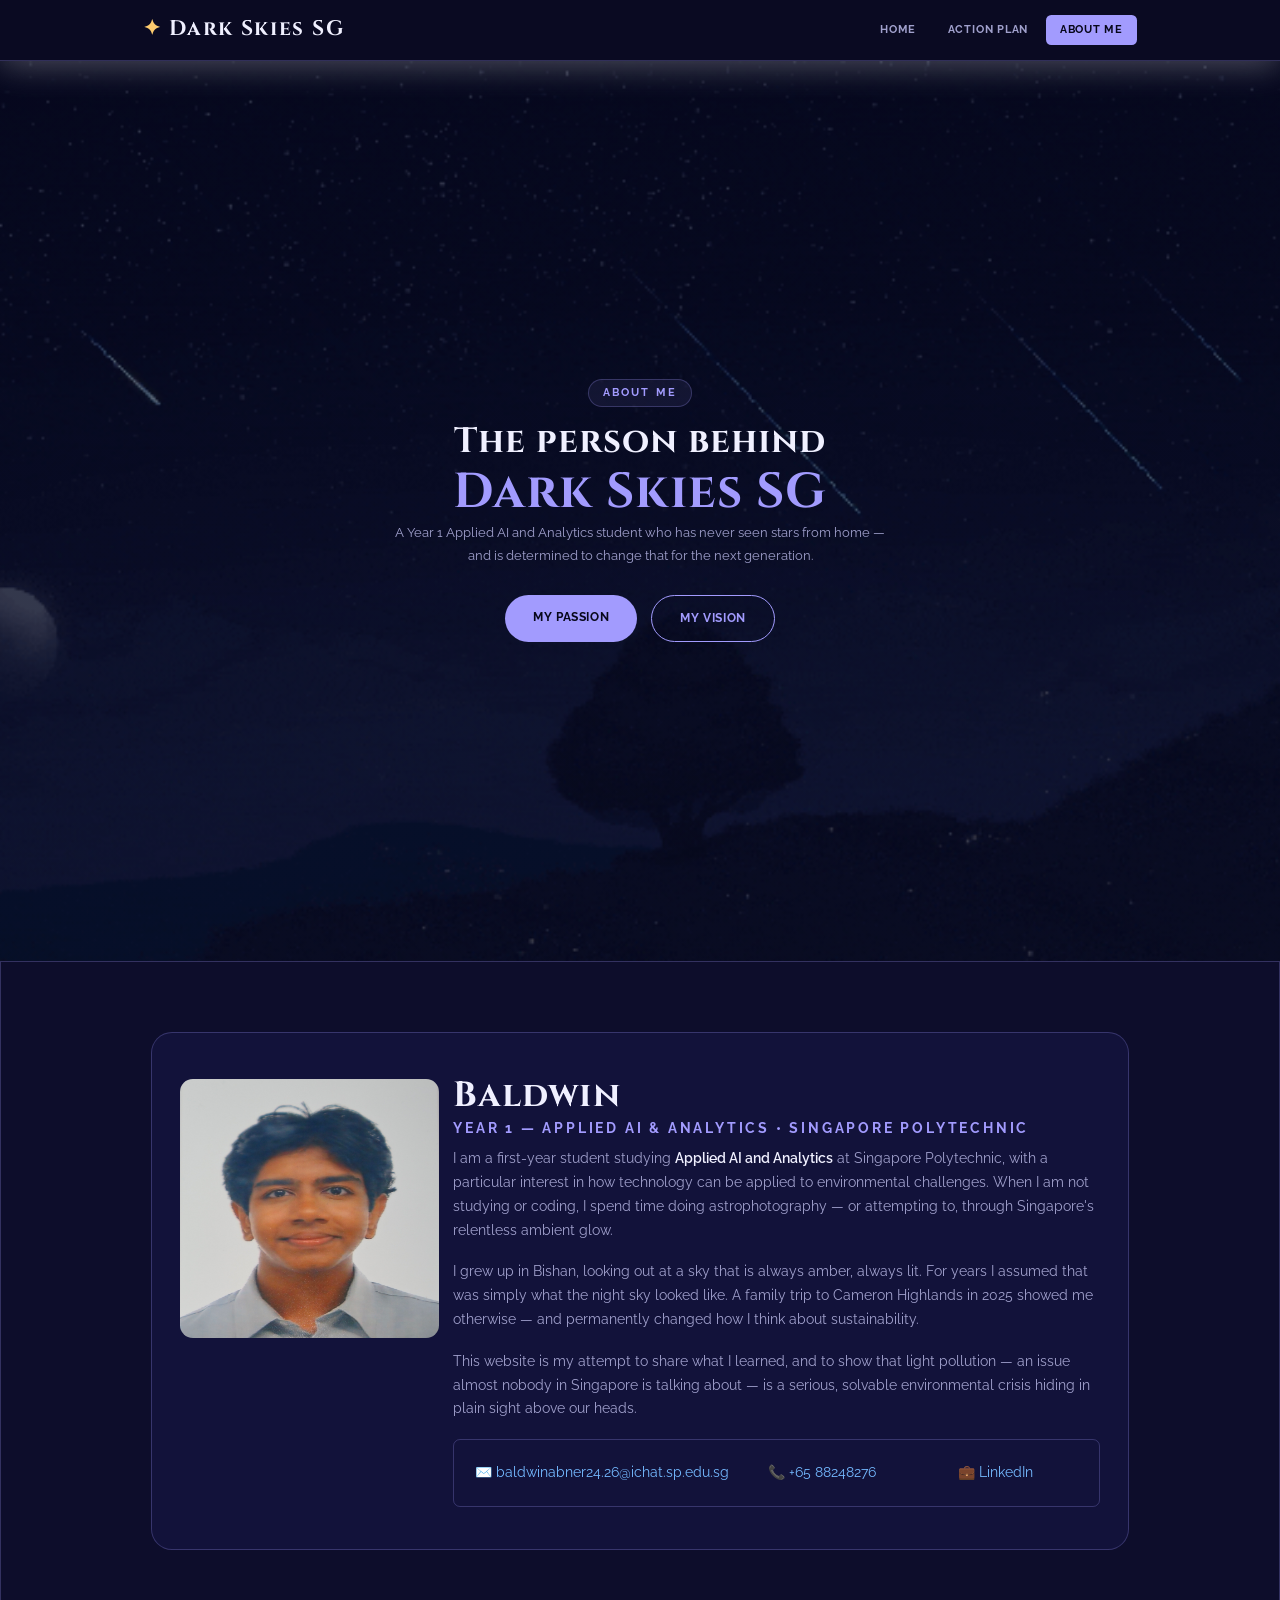
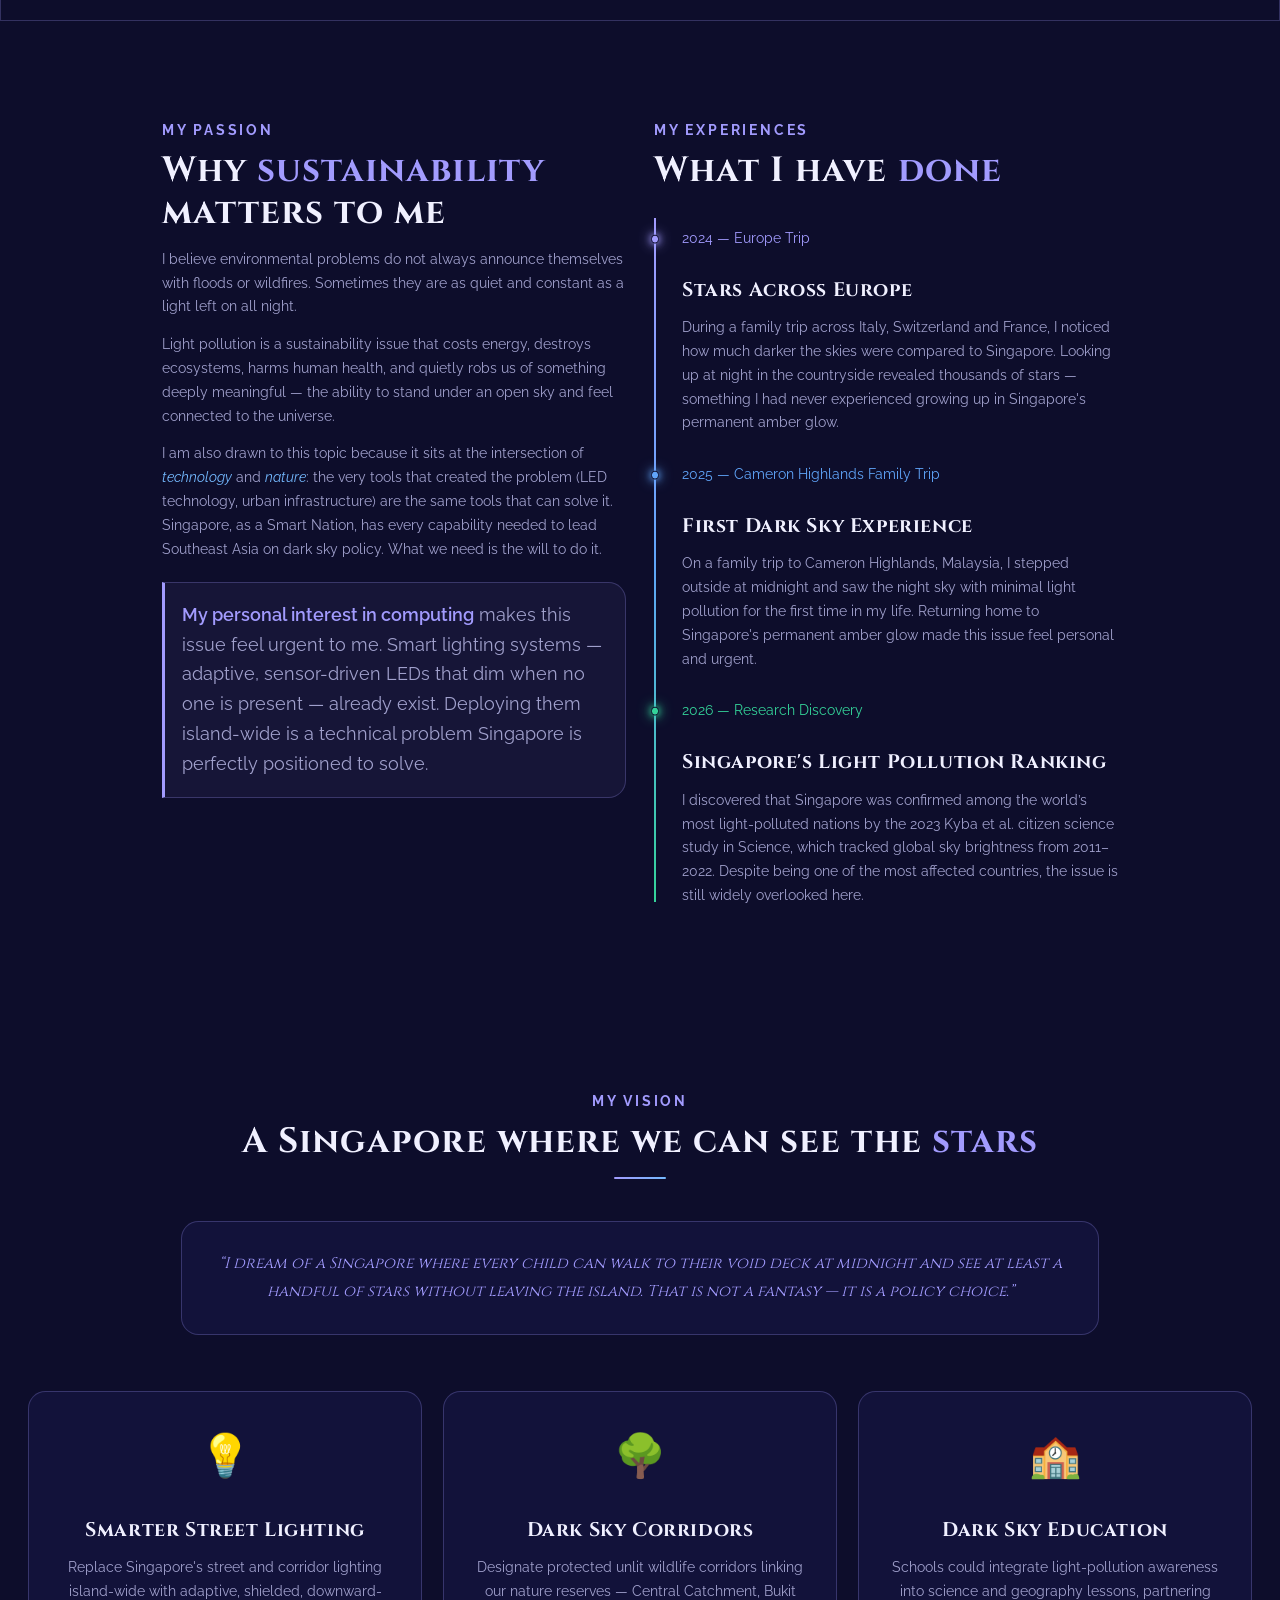
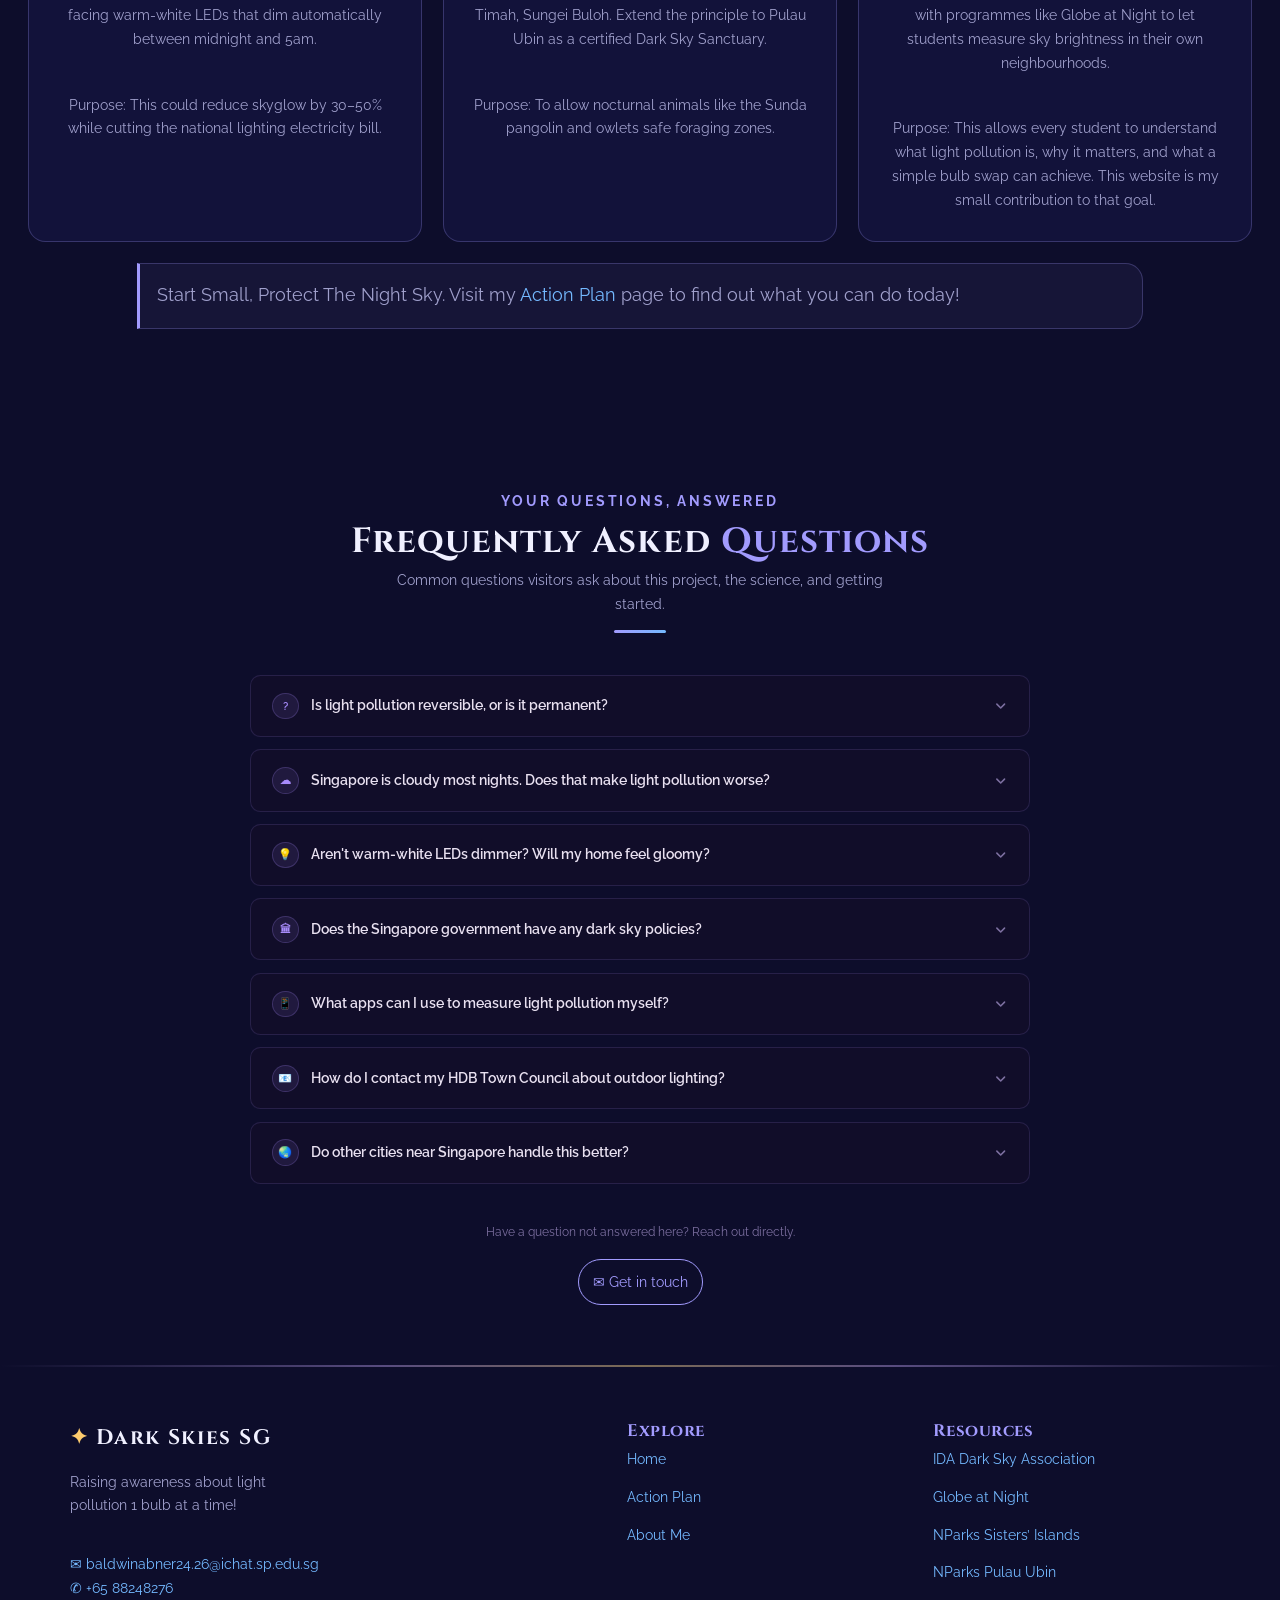
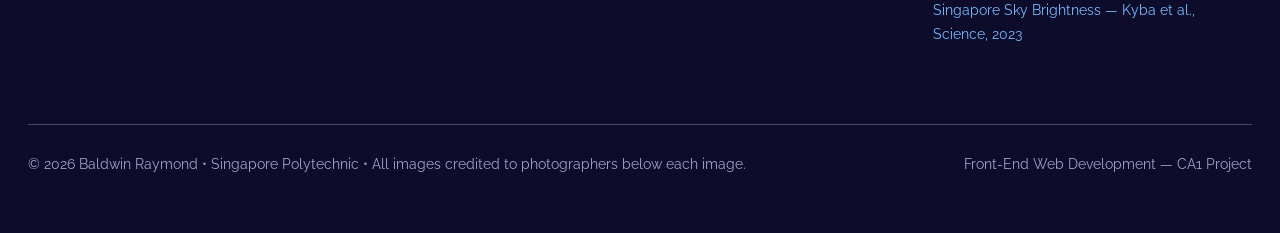
<file: about.html>
<!DOCTYPE html>
<!-- =====================================================================
     about.html — Dark Skies SG (ABOUT ME PAGE)
     ---------------------------------------------------------------------
     Purpose : Personal page introducing the author. Includes profile card,
               "passion + experiences" two-column section, vision section,
               and an FAQ built with native HTML <details>/<summary>.
     ===================================================================== -->
<html lang="en">
<head>
    <!-- Standard meta -->
    <meta charset="UTF-8">
    <meta name="viewport" content="width=device-width, initial-scale=1.0">
    <meta name="description" content="Dark Skies SG - raising awareness about light pollution in Singapore.">

    <!-- Google Fonts -->
    <link rel="preconnect" href="https://fonts.googleapis.com">
    <link rel="preconnect" href="https://fonts.gstatic.com" crossorigin>
    <link href="https://fonts.googleapis.com/css2?family=Cinzel:wght@400;700&family=Raleway:wght@400;500;600;700&display=swap" rel="stylesheet">

    <!-- Stylesheets: global + page-specific -->
    <link rel="stylesheet" href="css/global.css">
    <link rel="stylesheet" href="css/about.css">

    <title>Dark Skies SG</title>
</head>

<body>
    <!-- =================================================================
         HEADER — "About Me" marked .active
         ================================================================= -->
    <header>
        <div>
            <a href="index.html" class="logo">Dark Skies SG</a>
            <nav>
                <ul>
                    <li><a href="index.html">Home</a></li>
                    <li><a href="action.html">Action Plan</a></li>
                    <li><a href="about.html" class="active">About Me</a></li>
                </ul>
            </nav>
        </div>
    </header>

    <main>
        <!-- =============================================================
             HERO BANNER — short intro about the author
             ============================================================= -->
        <section class="starry-night">
            <div>
                <span class="banner-label">About Me</span>
                <h1>The person behind<br><span>Dark Skies SG</span></h1>
                <p>
                    A Year 1 Applied AI and Analytics student who has never seen stars from home
                    &mdash; and is determined to change that for the next generation.
                </p>
                <!-- Page navigation buttons -->
                <div class="button-row">
                    <a href="#passion" class="btn-primary">My Passion</a>
                    <a href="#vision" class="btn-outline">My Vision</a>
                </div>
            </div>
        </section>

        <!-- =============================================================
             PROFILE CARD — Photo on the left, biographical text + socials
             on the right (two-column grid)
             ============================================================= -->
        <section class="profile">
            <div>
                <!-- Left column: profile picture -->
                <div>
                    <img class="pfp" src="images/about/pfp.jpeg" alt="Picture of Baldwin">
                </div>

                <!-- Right column: name, course tag, bio, socials -->
                <div class="profile-text">
                    <h2>Baldwin</h2>
                    <span class="section-tag">Year 1 &mdash; Applied AI &amp; Analytics &bull; Singapore Polytechnic</span>

                    <!-- Three short biographical paragraphs -->
                    <p class="profile-description">I am a first-year student studying <strong>Applied AI and Analytics</strong> at Singapore Polytechnic, with a particular interest in how technology can be applied to environmental challenges.
                        When I am not studying or coding, I spend time doing astrophotography &mdash; or attempting to, through Singapore&apos;s relentless ambient glow.
                    </p>
                    <p class="profile-description">I grew up in Bishan, looking out at a sky that is always amber, always lit. For years I assumed that was simply what the night sky looked like.
                        A family trip to Cameron Highlands in 2025 showed me otherwise &mdash; and permanently changed how I think about sustainability.
                    </p>
                    <p class="profile-description">
                        This website is my attempt to share what I learned, and to show that light pollution &mdash; an issue almost nobody in Singapore is talking about &mdash;
                        is a serious, solvable environmental crisis hiding in plain sight above our heads.
                    </p>

                    <!-- <address> is the semantically correct element for
                         contact info. Each link is a different contact method. -->
                    <address class="socials">
                        <div>
                            <a class="email" href="mailto:baldwinabner24.26@ichat.sp.edu.sg">&#x2709;&#xFE0F; baldwinabner24.26@ichat.sp.edu.sg</a>
                        </div>
                        <div>
                            <a class="tel" href="tel:+6588248276">&#x1F4DE; +65 88248276</a>
                        </div>
                        <div>
                            <a href="https://www.linkedin.com/in/baldwin-abner-6152092ba" target="_blank" rel="noopener">&#x1F4BC; LinkedIn</a>
                        </div>
                    </address>
                </div>
            </div>
        </section>

        <!-- =============================================================
             "MY PASSION + MY EXPERIENCES" — Two-column section
             Left  (#mypassion): why sustainability matters to the author
             Right (#exp): vertical timeline of personal experiences
             ============================================================= -->
        <section id="passion">
            <div>

                <!-- Left column: passion narrative -->
                <div id="mypassion">
                    <span class="section-tag">My Passion</span>
                    <h2>Why <span class="highlight">sustainability</span> matters to me</h2>
                    <p>I believe environmental problems do not always announce themselves with floods or wildfires.
                        Sometimes they are as quiet and constant as a light left on all night.</p>
                    <p>Light pollution is a sustainability issue that costs energy, destroys ecosystems, harms human health, and quietly robs us of something deeply meaningful
                        &mdash; the ability to stand under an open sky and feel connected to the universe.</p>
                    <p>I am also drawn to this topic because it sits at the intersection of <em>technology</em> and <em>nature</em>:
                        the very tools that created the problem (LED technology, urban infrastructure) are the same tools that can solve it.
                        Singapore, as a Smart Nation, has every capability needed to lead Southeast Asia on dark sky policy. What we need is the will to do it.</p>

                    <!-- Key insight pulled into a styled highlight box -->
                    <div class="highlight-box">
                        <strong class="text-violet">My personal interest in computing</strong> makes this issue feel urgent to me. Smart lighting systems &mdash; adaptive, sensor-driven LEDs that dim when no one is present &mdash; already exist.
                        Deploying them island-wide is a technical problem Singapore is perfectly positioned to solve.
                    </div>
                </div>

                <!-- Right column: experiences timeline (ordered list,
                     styled into a vertical timeline via CSS pseudo-elements) -->
                <div id="exp">
                    <span class="section-tag">My Experiences</span>
                    <h2>What I have <span class="highlight">done</span></h2>

                    <!-- Ordered list rendered as a vertical timeline.
                         Each <li> has a coloured dot drawn via .exp-year::before -->
                    <ol class="exp-timeline">

                        <!-- Experience 1: 2024 — Europe trip -->
                        <li class="exp-item">
                            <p class="exp-year">2024 &mdash; Europe Trip</p>
                            <h3>Stars Across Europe</h3>
                            <p>During a family trip across Italy, Switzerland and France, I noticed
                            how much darker the skies were compared to Singapore. Looking up at night
                            in the countryside revealed thousands of stars &mdash; something I had never
                            experienced growing up in Singapore's permanent amber glow.</p>
                        </li>

                        <!-- Experience 2: 2025 — Cameron Highlands (the pivotal moment) -->
                        <li class="exp-item">
                            <p class="exp-year">2025 &mdash; Cameron Highlands Family Trip</p>
                            <h3>First Dark Sky Experience</h3>
                            <p>On a family trip to Cameron Highlands, Malaysia, I stepped outside
                            at midnight and saw the night sky with minimal light pollution for the
                            first time in my life. Returning home to Singapore's permanent amber
                            glow made this issue feel personal and urgent.</p>
                        </li>

                        <!-- Experience 3: 2026 — research discovery -->
                        <li class="exp-item">
                            <p class="exp-year">2026 &mdash; Research Discovery</p>
                            <h3>Singapore's Light Pollution Ranking</h3>
                            <p>I discovered that Singapore was confirmed among the world&rsquo;s most light-polluted
                            nations by the 2023 Kyba et al. citizen science study in Science, which tracked global sky brightness from 2011&ndash;2022. Despite being one of the most affected
                            countries, the issue is still widely overlooked here.</p>
                        </li>
                        
                    </ol>
                </div>
            </div>
        </section>

        <!-- =============================================================
             MY VISION — Pull-quote followed by 3 vision-pillar cards
             ============================================================= -->
        <section id="vision">
            <div class="section-head">
                <span class="section-tag">My Vision</span>
                <h2>A Singapore where we can see the <span class="text-violet">stars</span></h2>
            </div>

            <!-- Highlighted personal quote in a styled blockquote -->
            <blockquote class="vision-quote">
                <p>&ldquo;I dream of a Singapore where every child can walk to their void deck at midnight and see at least a handful of stars without leaving the island. That is not a fantasy &mdash; it is a policy choice.&rdquo;</p>
            </blockquote>

            <!-- Three vision pillars: smart lighting / dark sky corridors / education -->
            <div id="vision-grid">

                <!-- Vision 1: Smart street lighting -->
                <div>
                    <!-- aria-hidden hides decorative emoji from screen readers -->
                    <p class="vision-logo" aria-hidden="true">&#x1F4A1;</p>
                    <h3>Smarter Street Lighting</h3>
                    <p>Replace Singapore's street and corridor lighting island-wide with adaptive, shielded,
                        downward-facing warm-white LEDs that dim automatically between midnight and 5am.
                    </p>
                    <p class="purpose">
                        Purpose: This could reduce skyglow by 30&ndash;50% while cutting the national lighting electricity bill.
                    </p>
                </div>

                <!-- Vision 2: Dark sky corridors / sanctuaries -->
                <div>
                    <p class="vision-logo" aria-hidden="true">&#x1F333;</p>
                    <h3>Dark Sky Corridors</h3>
                    <p>Designate protected unlit wildlife corridors linking our nature reserves &mdash;
                        Central Catchment, Bukit Timah, Sungei Buloh. Extend the principle to Pulau Ubin as a certified Dark Sky Sanctuary.
                    </p>
                    <p class="purpose">
                        Purpose: To allow nocturnal animals like the Sunda pangolin and owlets safe foraging zones.
                    </p>
                </div>

                <!-- Vision 3: Education -->
                <div>
                    <p class="vision-logo" aria-hidden="true">&#x1F3EB;</p>
                    <h3>Dark Sky Education</h3>
                    <p>Schools could integrate light-pollution awareness into science and geography lessons, partnering with programmes like Globe at Night to let students measure sky brightness in their own neighbourhoods.
                    </p>
                    <p class="purpose">
                        Purpose: This allows every student to understand what light pollution is, why it matters, and what a simple bulb swap can achieve.
                        This website is my small contribution to that goal.
                    </p>
                </div>
            </div>

            <!-- Closing CTA box linking back to the action plan -->
            <span class="highlight-box">Start Small, Protect The Night Sky. Visit my <a href="action.html">Action Plan</a> page to find out what you can do today!
            </span>
        </section>

        <!-- =============================================================
             FAQ SECTION — Native HTML accordion using <details>/<summary>
             ---------------------------------------------------------------
             No JavaScript needed: browsers handle the open/close behaviour
             automatically. The CSS rotates the chevron and changes colours
             when the [open] attribute is present.
             ============================================================= -->
        <section id="faq">
            <div class="section-head">
                <span class="section-tag">Your Questions, Answered</span>
                <h2>Frequently Asked <span class="highlight">Questions</span></h2>
                <p>Common questions visitors ask about this project, the science, and getting started.</p>
            </div>

            <div class="faq-list">

                <!-- FAQ item 1: Reversibility -->
                <details class="faq-item">
                    <summary>
                        <!-- Wrapper for the icon + question text on the left -->
                        <span class="faq-q-text">
                            <span class="faq-icon">?</span>
                            Is light pollution reversible, or is it permanent?
                        </span>
                        <!-- Chevron arrow on the right (rotates when open via CSS) -->
                        <svg class="faq-chevron" viewBox="0 0 20 20" fill="none" stroke="currentColor" stroke-width="2" stroke-linecap="round" stroke-linejoin="round">
                            <path d="M5 8l5 5 5-5"/>
                        </svg>
                    </summary>
                    <!-- Hidden answer body, revealed when <details> is open -->
                    <div class="faq-answer">
                        <p>Unlike most environmental damage, light pollution is <strong>almost entirely reversible the moment you switch a light off</strong>. There is no residue to clean up, no soil to remediate. Cities that have adopted shielded, downward-facing warm LEDs have reported measurably darker skies within weeks. The challenge is political and cultural, not scientific.</p>
                    </div>
                </details>

                <!-- FAQ item 2: Cloud cover effect -->
                <details class="faq-item">
                    <summary>
                        <span class="faq-q-text">
                            <!-- &#x2601; = ☁ cloud emoji -->
                            <span class="faq-icon">&#x2601;</span>
                            Singapore is cloudy most nights. Does that make light pollution worse?
                        </span>
                        <svg class="faq-chevron" viewBox="0 0 20 20" fill="none" stroke="currentColor" stroke-width="2" stroke-linecap="round" stroke-linejoin="round">
                            <path d="M5 8l5 5 5-5"/>
                        </svg>
                    </summary>
                    <div class="faq-answer">
                        <p>Yes, significantly. Cloud cover acts like a giant mirror, <strong>reflecting artificial light back down</strong> and amplifying skyglow. On an overcast night in Singapore, the sky can appear even brighter than on a clear night &mdash; the clouds trap and scatter the light upward from buildings and streets below. This is why our nights never truly go dark, even in a thunderstorm.</p>
                        <!-- Inline highlight box with extra "good news" insight -->
                        <div class="highlight-box">&#x2139;&#xFE0F; This also means reducing light output has an outsized positive effect here &mdash; less light in means far less reflected back.</div>
                    </div>
                </details>

                <!-- FAQ item 3: Warm-white brightness misconception -->
                <details class="faq-item">
                    <summary>
                        <span class="faq-q-text">
                            <!-- &#x1F4A1; = 💡 light bulb emoji -->
                            <span class="faq-icon">&#x1F4A1;</span>
                            Aren&apos;t warm-white LEDs dimmer? Will my home feel gloomy?
                        </span>
                        <svg class="faq-chevron" viewBox="0 0 20 20" fill="none" stroke="currentColor" stroke-width="2" stroke-linecap="round" stroke-linejoin="round">
                            <path d="M5 8l5 5 5-5"/>
                        </svg>
                    </summary>
                    <div class="faq-answer">
                        <p>Not at all. Brightness is measured in <strong>lumens</strong>, not colour temperature &mdash; a 2700&thinsp;K warm-white bulb can be just as bright as a 6500&thinsp;K cool-white one at the same wattage. The difference is the tone: warm white feels like candlelight or sunrise; cool white mimics midday daylight. Warm light is actually <strong>easier on the eyes indoors at night</strong> and signals to your brain that it is time to wind down.</p>
                    </div>
                </details>

                <!-- FAQ item 4: Government policy -->
                <details class="faq-item">
                    <summary>
                        <span class="faq-q-text">
                            <!-- &#x1F3DB; = 🏛 classical building emoji (government) -->
                            <span class="faq-icon">&#x1F3DB;</span>
                            Does the Singapore government have any dark sky policies?
                        </span>
                        <svg class="faq-chevron" viewBox="0 0 20 20" fill="none" stroke="currentColor" stroke-width="2" stroke-linecap="round" stroke-linejoin="round">
                            <path d="M5 8l5 5 5-5"/>
                        </svg>
                    </summary>
                    <div class="faq-answer">
                        <p>As of 2026, Singapore has <strong>no dedicated light pollution legislation</strong>. The BCA and NEA regulate energy efficiency and some outdoor lighting standards, but sky-facing glare and skyglow are not formally controlled. NParks has taken steps to reduce lighting in some nature reserves, but there is no national dark sky framework comparable to those in the UK, Czech Republic, or South Korea.</p>
                        <div class="highlight-box">&#x270D;&#xFE0F; This is exactly why citizen petitions &mdash; like the HDB Town Council letter in my action plan &mdash; matter. Policy follows public pressure.</div>
                    </div>
                </details>

                <!-- FAQ item 5: Citizen science apps -->
                <details class="faq-item">
                    <summary>
                        <span class="faq-q-text">
                            <!-- &#x1F4F1; = 📱 mobile phone emoji -->
                            <span class="faq-icon">&#x1F4F1;</span>
                            What apps can I use to measure light pollution myself?
                        </span>
                        <svg class="faq-chevron" viewBox="0 0 20 20" fill="none" stroke="currentColor" stroke-width="2" stroke-linecap="round" stroke-linejoin="round">
                            <path d="M5 8l5 5 5-5"/>
                        </svg>
                    </summary>
                    <div class="faq-answer">
                        <p><strong>Loss of the Night</strong> (Android &amp; iOS) turns your eyes into a calibrated sensor &mdash; it guides you to look at specific stars and records how many you can detect, producing a sky brightness reading. <strong>Globe at Night</strong> has a companion app for submitting star counts. For a map view, <a href="https://lightpollutionmap.info" target="_blank" rel="noopener">lightpollutionmap.info</a> overlays satellite-measured sky brightness globally and lets you zoom into any Singapore neighbourhood.</p>
                    </div>
                </details>

                <!-- FAQ item 6: Contacting Town Council -->
                <details class="faq-item">
                    <summary>
                        <span class="faq-q-text">
                            <!-- &#x1F4E7; = 📧 e-mail emoji -->
                            <span class="faq-icon">&#x1F4E7;</span>
                            How do I contact my HDB Town Council about outdoor lighting?
                        </span>
                        <svg class="faq-chevron" viewBox="0 0 20 20" fill="none" stroke="currentColor" stroke-width="2" stroke-linecap="round" stroke-linejoin="round">
                            <path d="M5 8l5 5 5-5"/>
                        </svg>
                    </summary>
                    <div class="faq-answer">
                        <p>Every HDB estate has a Town Council with a public feedback portal. Visit <a href="https://mynicehome.gov.sg" target="_blank">here</a> or your Town Council&apos;s own website and submit a request under the &ldquo;estate maintenance&rdquo; or &ldquo;lighting&rdquo; category. Requests backed by <strong>multiple residents signing the same letter</strong> carry significantly more weight. Be specific: cite the fixture location, suggest shielded replacements, and reference energy savings as a benefit to the TC&apos;s budget.</p>
                    </div>
                </details>

                <!-- FAQ item 7: Comparison with neighbouring countries -->
                <details class="faq-item">
                    <summary>
                        <span class="faq-q-text">
                            <!-- &#x1F30F; = 🌏 globe emoji -->
                            <span class="faq-icon">&#x1F30F;</span>
                            Do other cities near Singapore handle this better?
                        </span>
                        <svg class="faq-chevron" viewBox="0 0 20 20" fill="none" stroke="currentColor" stroke-width="2" stroke-linecap="round" stroke-linejoin="round">
                            <path d="M5 8l5 5 5-5"/>
                        </svg>
                    </summary>
                    <div class="faq-answer">
                        <p><strong>South Korea</strong> passed a Light Pollution Prevention Act in 2012, establishing national measurement standards and restricting upward-facing commercial signage after midnight. <strong>Taiwan</strong> has designated dark sky parks and restricts street lighting colour temperature near nature reserves. <strong>Hong Kong</strong>, similarly dense, has a voluntary Charter on External Lighting that has reduced some commercial glare. Singapore is among the most capable cities in the region to lead on this &mdash; it simply has not prioritised it yet.</p>
                    </div>
                </details>

            </div>

            <!-- FAQ closing block: "still have questions?" CTA -->
            <div class="faq-bottom">
                <p>Have a question not answered here? Reach out directly.</p>
                <a href="mailto:baldwinabner24.26@ichat.sp.edu.sg" class="btn-outline">&#x2709; Get in touch</a>
            </div>
        </section>
    </main>

    <!-- =================================================================
         FOOTER — Three columns: brand + contact / nav / references
         ================================================================= -->
    <footer>
        <div class="footer-grid">

            <!-- Column 1: Brand + contact details -->
            <div>
                <a class="logo" href="index.html">Dark Skies SG</a>
                <p>Raising awareness about light pollution 1 bulb at a time&excl;</p>
                <ul class="footer-socials">
                    <li><a href="mailto:baldwinabner24.26@ichat.sp.edu.sg">✉ baldwinabner24.26@ichat.sp.edu.sg</a></li>
                    <li><a href="tel:+6588248276">✆ +65 88248276</a></li>
                </ul>
            </div>

            <!-- Column 2: Internal navigation -->
            <div class="footer-col">
                <h4 class="text-violet">Explore</h4>
                <ul>
                    <li><a href="index.html">Home</a></li>
                    <li><a href="action.html">Action Plan</a></li>
                    <li><a href="about.html">About Me</a></li>
                </ul>
            </div>

            <!-- Column 3: External references / citations -->
            <div class="footer-col">
                <h4 class="text-violet">Resources</h4>
                <ul>
                    <li><a href="https://www.darksky.org" target="_blank" rel="noopener">IDA Dark Sky Association</a></li>
                    <li><a href="https://www.globeatnight.org" target="_blank" rel="noopener">Globe at Night</a></li>
                    <li><a href="https://www.nparks.gov.sg/visit/parks/park-detail/sisters-islands-marine-park" target="_blank" rel="noopener">NParks Sisters&rsquo; Islands</a></li>
                    <li><a href="https://pulau-ubin.nparks.gov.sg/" target="_blank" rel="noopener">NParks Pulau Ubin</a></li>
                    <li><a href="https://www.science.org/doi/10.1126/science.abq7781" target="_blank" rel="noopener">Singapore Sky Brightness &mdash; Kyba et al., Science, 2023</a></li>
                </ul>
            </div>
        </div>

        <hr>

        <p class="footer-bottom">
            &copy; 2026 Baldwin Raymond &bull; Singapore Polytechnic &bull; All images credited to photographers below each image.
            <span class="footer-credit">Front-End Web Development &mdash; CA1 Project</span>
        </p>
    </footer>
</body>

</html>
</file>
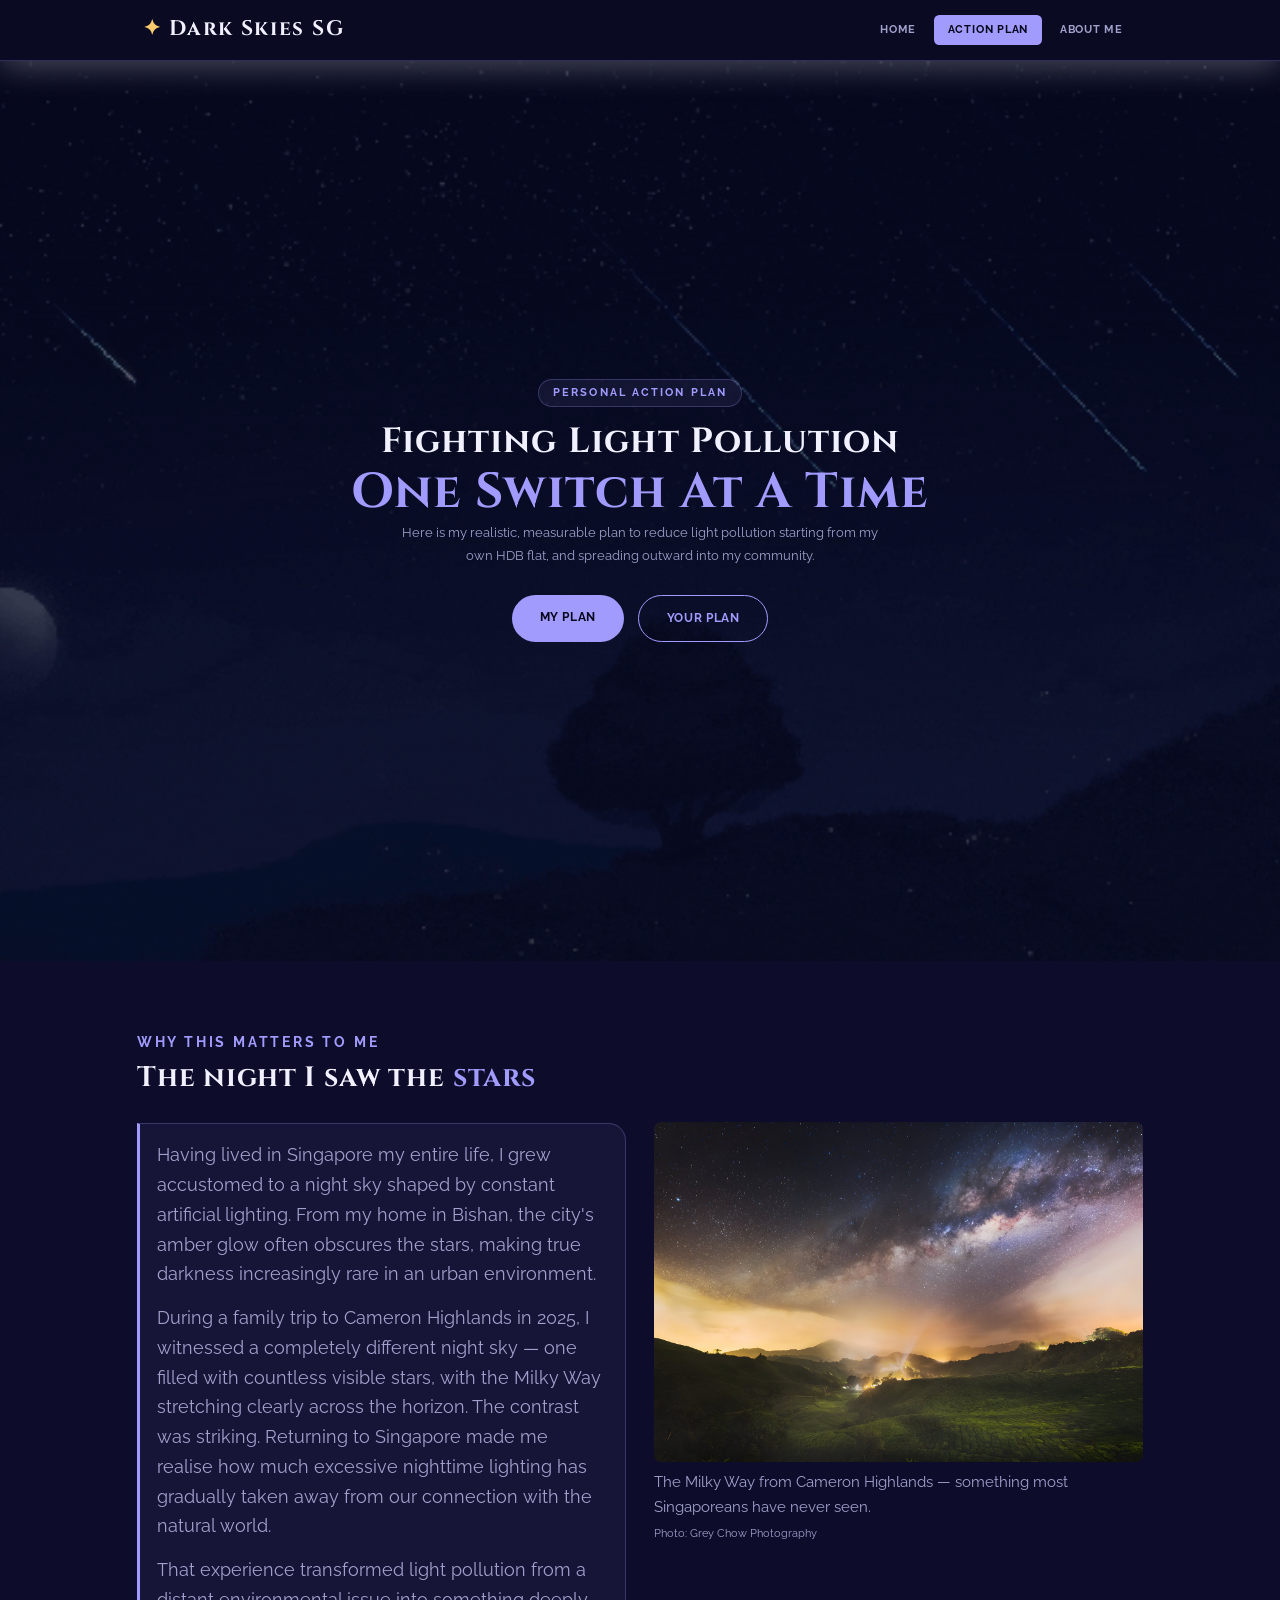
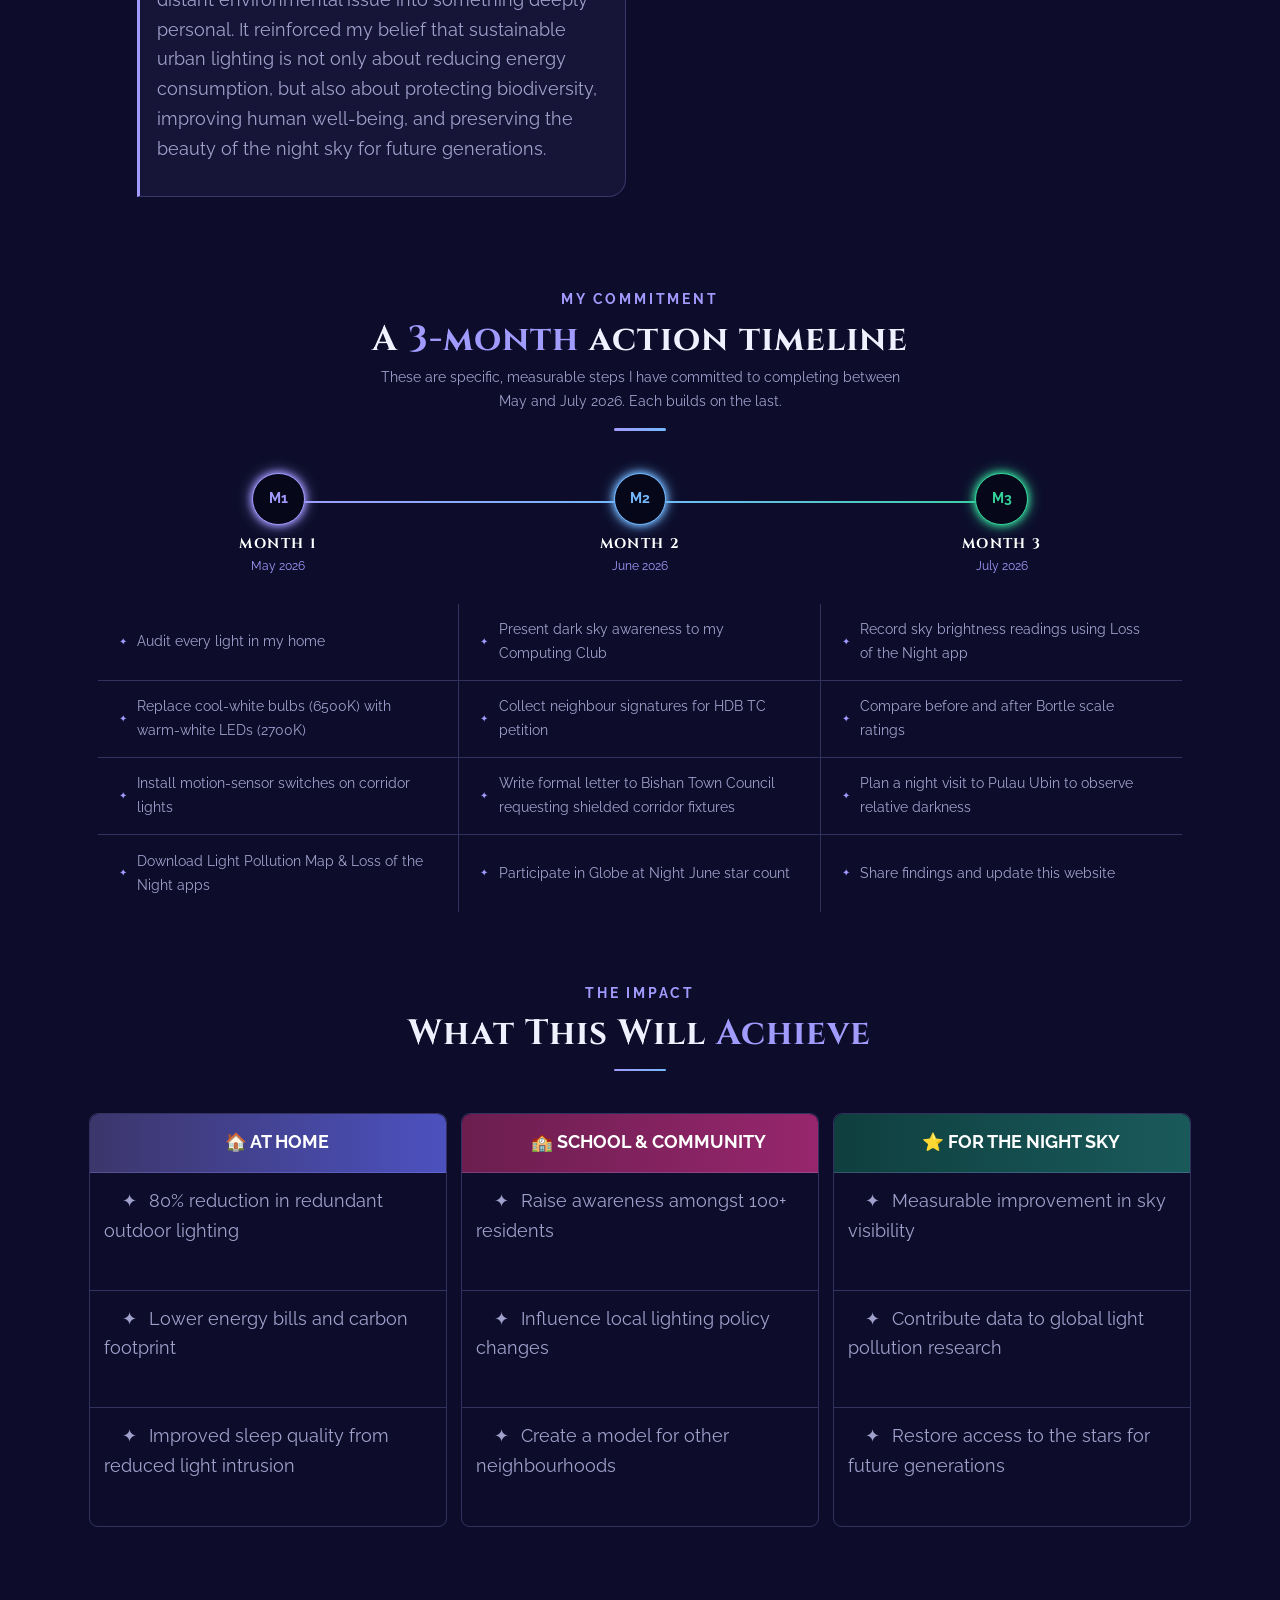
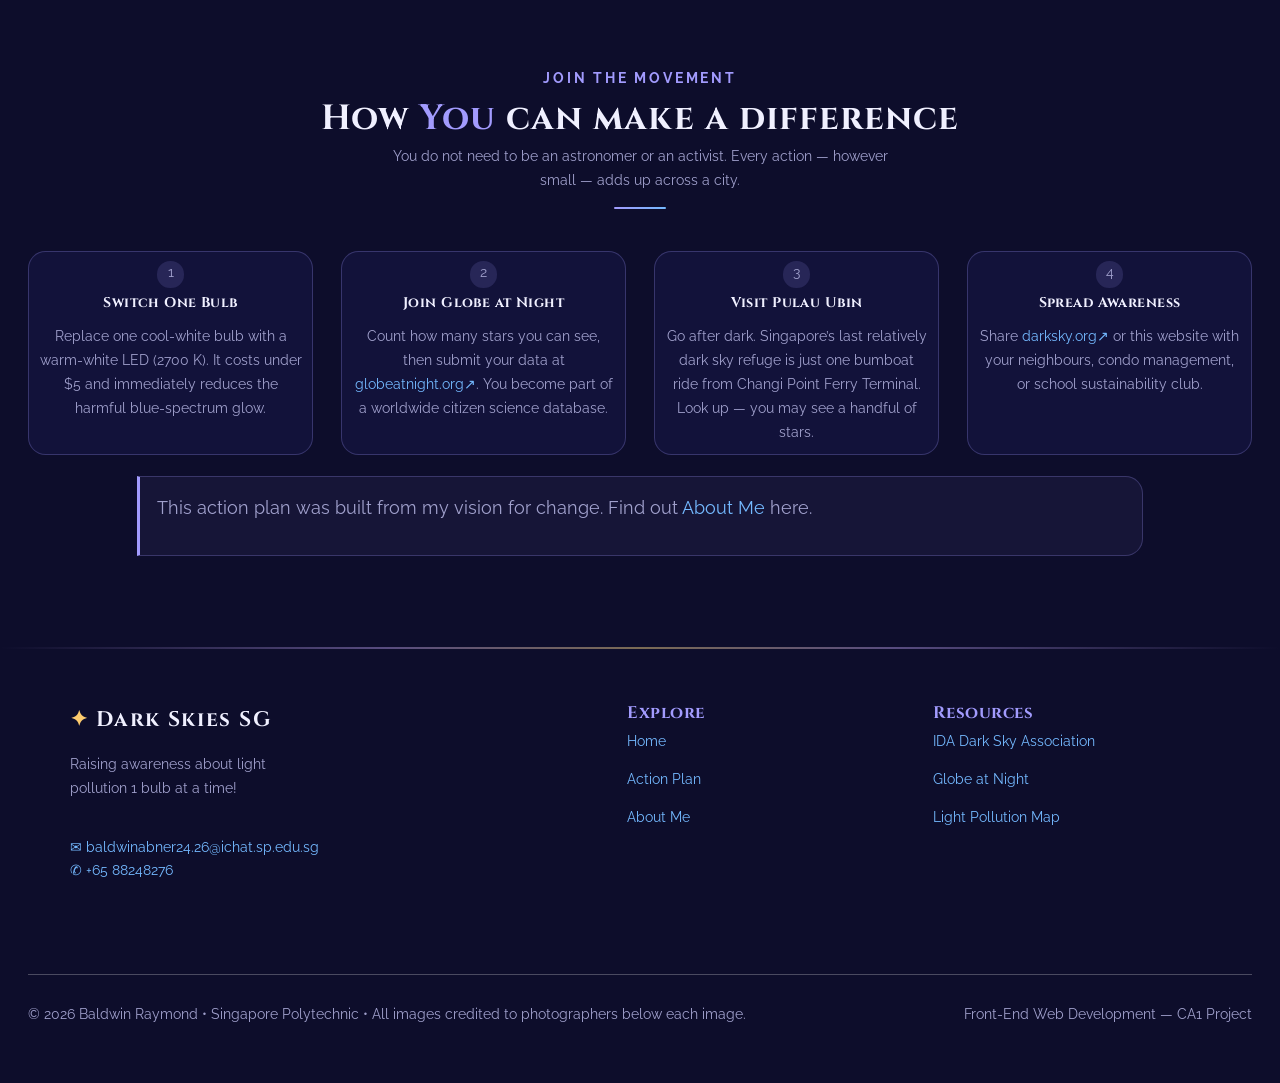
<file: action.html>
<!DOCTYPE html>
<!-- =====================================================================
     action.html — Dark Skies SG (ACTION PLAN PAGE)
     ---------------------------------------------------------------------
     Purpose : Presents the author's personal 3-month action plan to
               reduce light pollution, followed by a "what you can do"
               section that gives readers four concrete actions.
     ===================================================================== -->
<html lang="en">
<head>
    <!-- Standard meta + viewport -->
    <meta charset="UTF-8">
    <meta name="viewport" content="width=device-width, initial-scale=1.0">

    <!-- SEO description (same as homepage — site-wide consistent) -->
    <meta name="description" content="Dark Skies SG - raising awareness about light pollution in Singapore.">

    <!-- Google Fonts preconnect + load (Cinzel + Raleway) -->
    <link rel="preconnect" href="https://fonts.googleapis.com">
    <link rel="preconnect" href="https://fonts.gstatic.com" crossorigin>
    <link href="https://fonts.googleapis.com/css2?family=Cinzel:wght@400;700&family=Raleway:wght@400;500;600;700&display=swap" rel="stylesheet">

    <!-- global.css shared across all pages; action.css is page-specific -->
    <link rel="stylesheet" href="css/global.css">
    <link rel="stylesheet" href="css/action.css">

    <title>Dark Skies SG</title>
</head>

<body>
    <!-- =================================================================
         HEADER — same sticky nav as other pages, with "Action Plan"
         marked .active to indicate the current page
         ================================================================= -->
    <header>
        <div>
            <a href="index.html" class="logo">Dark Skies SG</a>
            <nav>
                <ul>
                    <li><a href="index.html">Home</a></li>
                    <li><a href="action.html" class="active">Action Plan</a></li>
                    <li><a href="about.html">About Me</a></li>
                </ul>
            </nav>
        </div>
    </header>

    <main>

        <!-- =============================================================
             HERO BANNER — page intro on the starry-night background
             ============================================================= -->
        <section class="starry-night">
            <div>
                <span class="banner-label">Personal Action Plan</span>

                <!-- Headline. Second line styled larger via the nested span -->
                <h1>Fighting Light Pollution<br><span>One Switch At A Time</span></h1>

                <p>
                    Here is my realistic, measurable plan to reduce light pollution
                    starting from my own HDB flat, and spreading outward into my community.
                </p>

                <!-- CTA buttons jumping to the two main sections below -->
                <div class="button-row">
                    <a href="#timeline" class="btn-primary">My Plan</a>
                    <a href="#you-impact" class="btn-outline">Your Plan</a>
                </div>
            </div>
        </section>

        <!-- =============================================================
             "WHY THIS MATTERS TO ME" — Two-column personal story section
             Left column: heading + 3-paragraph narrative in highlight box
             Right column: Cameron Highlands image with caption
             ============================================================= -->
        <section class="why_matters">
            <div>
                <div>
                    <span class="section-tag">Why this matters to me</span>
                    <h2>The night I saw the <span>stars</span></h2>

                    <!-- Personal narrative wrapped in a styled .highlight-box -->
                    <div class="highlight-box">
                        <p>
                            Having lived in Singapore my entire life, I grew accustomed to a night sky shaped by constant artificial lighting. From my home in Bishan,
                            the city&apos;s amber glow often obscures the stars, making true darkness increasingly rare in an urban environment.
                        </p>
                        <p>
                            During a family trip to Cameron Highlands in 2025, I witnessed a completely different night sky &mdash; one filled with countless visible stars, with the Milky Way stretching clearly across the horizon.
                            The contrast was striking. Returning to Singapore made me realise how much excessive nighttime lighting has gradually taken away from our connection with the natural world.
                        </p>
                        <p>
                            That experience transformed light pollution from a distant environmental issue into something deeply personal.
                            It reinforced my belief that sustainable urban lighting is not only about reducing energy consumption, but also about protecting biodiversity,
                            improving human well-being, and preserving the beauty of the night sky for future generations.
                        </p>
                    </div>
                </div>

                <!-- Right column: figure (image + photo credit) -->
                <div>
                    <figure>
                        <img src="images/action/cameron_highlands.jpg" alt="The Milky Way galaxy stretching across a dark sky over the Cameron Highlands in Malaysia, with green forest silhouettes below" width="1000" height="800">
                        <figcaption>
                            The Milky Way from Cameron Highlands &mdash; something most Singaporeans have never seen.
                            <br>
                            <span>Photo: Grey Chow Photography</span>
                        </figcaption>
                    </figure>
                </div>
            </div>
        </section>

        <!-- =============================================================
             TIMELINE — 3-month action plan (May / June / July 2026)
             Visualised as three columns connected by a horizontal gradient
             line drawn via CSS pseudo-element (#timeline-grid::before)
             ============================================================= -->
        <section id="timeline">
            <div class="section-head">
                <span class="section-tag">My commitment</span>
                <!-- <span class="highlight"> styled separately for emphasis -->
                <h2>A <span class="highlight">3-month</span> action timeline</h2>
                <p>These are specific, measurable steps I have committed to completing between May and July 2026. Each builds on the last.</p>
            </div>

            <!-- Three-column timeline grid -->
            <div id="timeline-grid">

                <!-- MONTH 1 column -->
                <div class="timeline-col">
                    <div class="milestone">
                        <!-- Circular badge with milestone label "M1" -->
                        <div id="timeline-circle1"><span>M1</span></div>
                        <h3>MONTH 1</h3>
                        <p>May 2026</p>
                    </div>
                    <!-- Action items for this month -->
                    <ul>
                        <li>Audit every light in my home</li>
                        <li>Replace cool-white bulbs (6500K) with warm-white LEDs (2700K)</li>
                        <li>Install motion-sensor switches on corridor lights</li>
                        <li>Download Light Pollution Map &amp; Loss of the Night apps</li>
                    </ul>
                </div>

                <!-- MONTH 2 column -->
                <div class="timeline-col">
                    <div class="milestone">
                        <div id="timeline-circle2"><span>M2</span></div>
                        <h3>MONTH 2</h3>
                        <p>June 2026</p>
                    </div>
                    <ul>
                        <li>Present dark sky awareness to my Computing Club</li>
                        <li>Collect neighbour signatures for HDB TC petition</li>
                        <li>Write formal letter to Bishan Town Council requesting shielded corridor fixtures</li>
                        <li>Participate in Globe at Night June star count</li>
                    </ul>
                </div>

                <!-- MONTH 3 column -->
                <div class="timeline-col">
                    <div class="milestone">
                        <div id="timeline-circle3"><span>M3</span></div>
                        <h3>MONTH 3</h3>
                        <p>July 2026</p>
                    </div>
                    <!-- id="m3" used in CSS to remove the right-side
                         border on the last column's list items -->
                    <ul id="m3">
                        <li>Record sky brightness readings using Loss of the Night app</li>
                        <li>Compare before and after Bortle scale ratings</li>
                        <li>Plan a night visit to Pulau Ubin to observe relative darkness</li>
                        <li>Share findings and update this website</li>
                    </ul>
                </div>
            </div>
        </section>

        <!-- =============================================================
             OUTCOMES — Three coloured "What this will achieve" cards
             Each card has a coloured gradient header + bullet items
             ============================================================= -->
        <section class="outcomes">
            <div class="section-head">
                <span class="section-tag">The impact</span>
                <h2>What This Will <span class="highlight">Achieve</span></h2>
            </div>

            <!-- Three-column outcomes grid -->
            <div id="outcomes-grid">

                <!-- Outcome 1: At Home (blue gradient header) -->
                <div id="home">
                    <div id="home-header">&#x1F3E0; At Home</div>
                    <div>80% reduction in redundant outdoor lighting</div>
                    <div>Lower energy bills and carbon footprint</div>
                    <div>Improved sleep quality from reduced light intrusion</div>
                </div>

                <!-- Outcome 2: School & Community (pink gradient header) -->
                <div id="sc">
                    <div id="sc-header">&#x1F3EB; School &amp; Community</div>
                    <div>Raise awareness amongst 100+ residents</div>
                    <div>Influence local lighting policy changes</div>
                    <div>Create a model for other neighbourhoods</div>
                </div>

                <!-- Outcome 3: For the Night Sky (teal gradient header) -->
                <div id="impact-sky">
                    <div id="impact-sky-header">&#x2B50; For the Night Sky</div>
                    <div>Measurable improvement in sky visibility</div>
                    <div>Contribute data to global light pollution research</div>
                    <div>Restore access to the stars for future generations</div>
                </div>
            </div>
        </section>

        <!-- =============================================================
             "WHAT YOU CAN DO" — Four numbered action cards for readers
             ============================================================= -->
        <section id="you-impact">
            <div class="section-head">
                <span class="section-tag">Join the movement</span>
                <h2>How <span class="highlight">You</span> can make a difference</h2>
                <p>You do not need to be an astronomer or an activist.
                    Every action &mdash; however small &mdash; adds up across a city.</p>
            </div>

            <!-- Four-column grid of action cards, each numbered 1-4 -->
            <div id="you-impact-grid">

                <!-- Action 1: Switch one bulb -->
                <article class="you-impact-cards">
                    <!-- Numbered circle badge at top of card -->
                    <div class="circle">
                        <span>1</span>
                    </div>
                    <h3 class="impact-sub-header">Switch One Bulb</h3>
                    <p>Replace one cool-white bulb with a warm-white LED (2700 K).
                        It costs under $5 and immediately reduces the harmful blue-spectrum glow.</p>
                </article>

                <!-- Action 2: Citizen science participation -->
                <article class="you-impact-cards">
                    <div class="circle">
                        <span>2</span>
                    </div>
                    <h3>Join Globe at Night</h3>
                    <p>Count how many stars you can see, then submit your data at
                        <!-- &#x2197; = ↗ (up-right arrow indicating external link) -->
                        <a href="https://www.globeatnight.org" target="_blank" rel="noopener">globeatnight.org&#x2197;</a>.
                        You become part of a worldwide citizen science database.</p>
                </article>

                <!-- Action 3: Visit Pulau Ubin -->
                <article class="you-impact-cards">
                    <div class="circle">
                        <span>3</span>
                    </div>
                    <h3>Visit Pulau Ubin</h3>
                    <p>Go after dark. Singapore&rsquo;s last relatively dark sky refuge is just one bumboat ride from Changi Point Ferry Terminal.
                        Look up &mdash; you may see a handful of stars.</p>
                </article>

                <!-- Action 4: Spread awareness -->
                <article class="you-impact-cards">
                    <div class="circle">
                        <span>4</span>
                    </div>
                    <h3>Spread Awareness</h3>
                    <p>Share <a href="https://www.darksky.org" target="_blank" rel="noopener">darksky.org&#x2197;</a> or this website with your neighbours, condo management, or school sustainability club.</p>
                </article>
            </div>

            <!-- Closing CTA box linking to the About page -->
            <div class="highlight-box">
                <p>This action plan was built from my vision for change. Find out <a href="about.html">About Me</a> here.</p>
            </div>
        </section>


    </main>

    <!-- =================================================================
         FOOTER — same structure as other pages (brand / nav / resources)
         ================================================================= -->
    <footer>
        <div class="footer-grid">

            <!-- Column 1: Brand + contact -->
            <div>
                <a class="logo" href="index.html">Dark Skies SG</a>
                <p>Raising awareness about light pollution 1 bulb at a time&excl;</p>
                <ul class="footer-socials">
                    <li><a href="mailto:baldwinabner24.26@ichat.sp.edu.sg">✉ baldwinabner24.26@ichat.sp.edu.sg</a></li>
                    <li><a href="tel:+6588248276">✆ +65 88248276</a></li>
                </ul>
            </div>

            <!-- Column 2: Internal navigation -->
            <div class="footer-col">
                <h4 class="text-violet">Explore</h4>
                <ul>
                    <li><a href="index.html">Home</a></li>
                    <li><a href="action.html">Action Plan</a></li>
                    <li><a href="about.html">About Me</a></li>
                </ul>
            </div>

            <!-- Column 3: External resources -->
            <div class="footer-col">
                <h4 class="text-violet">Resources</h4>
                <ul>
                    <li><a href="https://www.darksky.org" target="_blank" rel="noopener">IDA Dark Sky Association</a></li>
                    <li><a href="https://www.globeatnight.org" target="_blank" rel="noopener">Globe at Night</a></li>
                    <li><a href="https://lightpollutionmap.info" target="_blank" rel="noopener">Light Pollution Map</a></li>
                </ul>
            </div>
        </div>

        <hr>

        <!-- Copyright + project credit -->
        <p class="footer-bottom">
            &copy; 2026 Baldwin Raymond &bull; Singapore Polytechnic &bull; All images credited to photographers below each image.
            <span class="footer-credit">Front-End Web Development &mdash; CA1 Project</span>
        </p>
    </footer>

</body>

</html>
</file>
<file: css/global.css>
/* =====================================================================
   global.css — Dark Skies SG (SITE-WIDE STYLES)
   ---------------------------------------------------------------------
   Purpose : Foundational/shared styles used by EVERY page on the site.
             Includes the CSS reset, typography, header, navigation,
             section/card primitives, the .starry-night hero banner, the
             button system, and the footer.
   Loaded  : First on every page (before page-specific CSS files).
   ===================================================================== */


/* ---------------------------------------------------------------------
   CSS RESET (universal selector + pseudo-elements)
   --------------------------------------------------------------------- 
   Removes browsers' default margin/padding inconsistencies so the layout
   starts from a clean baseline. `box-sizing: border-box` makes width
   include padding & border (much easier to reason about). */
*, *::before, *::after { margin: 0; padding: 0; box-sizing: border-box; }

/* Enable smooth scrolling when clicking same-page anchor links (e.g.
   the hero CTAs that jump to #what-is, #impact, #footer, etc.) */
html { scroll-behavior: smooth; }


/* ---------------------------------------------------------------------
   ROOT FONT SIZE
   --------------------------------------------------------------------- 
   Setting the root font-size in px lets every `rem` value below scale
   together. 14px = compact base for most screens. */
:root {
    font-size: 14px;
}

/* On very wide displays (≥1900px), bump the root size up so the design
   doesn't look tiny on 4K monitors. Every rem-based value scales up. */
@media (min-width: 1900px) {
    :root { font-size: 20px; }
}


/* ---------------------------------------------------------------------
   BODY — base typography + dark background + horizontal-scroll guard
   --------------------------------------------------------------------- */
body {
    font-family: 'Raleway', 'Segoe UI', sans-serif; /* Raleway from Google Fonts; fallback chain */
    background-color: #0d0d2b;     /* Deep midnight-blue site background */
    font-size: 1rem;               /* = root font-size (14px or 20px on 4K) */
    line-height: 1.7;              /* Comfortable reading line-height */
    min-width: 62.5rem;            /* 1000px — design is not mobile responsive */
    color: #a0a0cc;                /* Default body text colour (soft lavender-grey) */
    overflow-x: hidden;            /* Prevent accidental horizontal scrollbar */
}


/* --- Headings --------------------------------------------- */
/* All headings share the Cinzel serif font for the "celestial" feel */
h1, h2, h3, h4 {
    font-family: 'Cinzel', 'Georgia', serif;
    font-weight: 700;
    line-height: 1.2;
    letter-spacing: 0.03em;       /* Slight tracking for elegance */
    color: #f0f0ff;                /* Near-white for strong contrast on dark bg */
}

h2 { font-size: 2.5rem; }
h2 span { color: #a29bfe; }       /* Spans inside h2 are highlighted in violet */

h3 { font-size: 1.4rem; margin-bottom: 1rem; }

h4{
    font-size: 1.2rem;
}

/* <strong> and <em> get unique colours for visual emphasis */
strong { 
    color: #f0f0ff;                /* Bright white — stands out from body text */
    font-weight: 600;
}
em { color: #74b9ff; }             /* Soft sky-blue for italic emphasis */

/* --- Links (base) ----------------------------------------- */
a {
    color: #74b9ff;                /* Sky-blue link colour */
    text-decoration: none;         /* No underline by default */
    transition: color 0.5s ease;   /* Smooth colour transition on hover */
}

/* Cute "list dimming" interaction:
   When the user hovers a <ul>, all <a>s inside dim — except the one
   actually being hovered (handled by the rule below). This creates a
   focus effect drawing attention to the link currently under the cursor. */
ul:hover a {
    opacity: 0.4;
    transition: opacity 0.3s ease-in-out;
}

/* The actually-hovered link in a list stays fully opaque */
ul a:hover {
    opacity: 1;
}
a:hover { color: #a29bfe; }        /* Hover colour shifts to violet */

figcaption { color: #a0a0cc; }     /* Captions in the same muted body colour */

/* --- Header ----------------------------------------------- */
/* Sticky header that stays at the top of the viewport when scrolling.
   High z-index ensures it sits above page content. */
header {
    position: sticky;
    top: 0;
    z-index: 999;
    background-color: #0a0a22;     /* Slightly darker than body for contrast */
    border-bottom: 1px solid rgba(162,155,254,.25);  /* Faint violet divider */
    box-shadow: 0 0.25rem 2.5rem rgba(255,255,255,0.3); /* Subtle glow drop */
    overflow-x: hidden;
}

/* Inner header container: caps width and centres content,
   uses flexbox to split logo (left) from nav (right) */
header > div {
    max-width: 75rem;              /* 1200px — limits content width on big screens */
    margin: 0 auto;                /* Horizontally centre */
    padding: 0 2rem;               /* Left/right breathing room */
    height: 4.25rem;               /* 68px header height */
    display: flex;
    align-items: center;
    justify-content: space-between; /* Logo left, nav right */
}

/* --- Logo ------------------------------------------------- */
.logo {
    font-family: 'Cinzel', Georgia, serif;
    font-size: 1.5rem;
    font-weight: 700;
    color: #f0f0ff;
    letter-spacing: 0.08em;
    text-decoration: none;
}
/* Decorative gold star (✦) prepended to the logo text */
.logo::before { content: "✦ "; color: #fdcb6e; }

/* Logo hover: subtle violet tint + slight fade */
.logo:hover { color: #a29bfe; opacity: .9; }

/* --- Nav -------------------------------------------------- */
/* Nav list rendered horizontally with small gap between items */
nav ul {
    list-style: none;              /* Remove bullet points */
    display: flex;
    gap: 0.25rem;
    align-items: center;
}

/* Each nav link: pill-shaped uppercase label */
nav a {
    display: block;                /* Allows padding to apply cleanly */
    padding: 0.4rem 1rem;
    font-size: 0.8rem;
    font-weight: 700;
    letter-spacing: 0.07em;
    text-transform: uppercase;
    color: #a0a0cc;
    text-decoration: none;
    border-radius: 0.375rem;       /* 6px rounded corners */
    white-space: nowrap;           /* Prevent labels from wrapping */
    transition: color .2s, background-color .2s;
}
/* Hover: subtle dark-violet pill background */
nav a:hover { background-color: #181848; color: #f0f0ff; }
/* Active page: filled violet pill with dark text */
nav a.active { background-color: #a29bfe; color: #07071a; }

/* --- Sections --------------------------------------------- */
/* Default vertical rhythm for all <section>s */
section { padding: 5rem 2rem; } /* 80px 2rem */

/* Optional darker section variant (used on the "Who does it hurt?" block) */
.section-dark { background-color: #0a0a22; }

/* Section tag (small label above heading) */
/* Small UPPERCASE caption appearing above the main heading of a section.
   Acts as a visual "kicker" — gives context before the H2. */
.section-tag {
    display: block;
    margin-bottom: 0.5rem;
    font-size: 1rem;
    font-weight: 700;
    letter-spacing: 0.2em;        /* Wide tracking for the small-caps look */
    text-transform: uppercase;
    color: #a29bfe;
}

/* Centred section header block */
/* Wrapper used to centre a section's heading group (tag + h2 + intro p) */
.section-head {
    text-align: center;
    margin-bottom: 3rem;
}

/* Decorative gradient underline drawn below the section heading.
   Created with ::after pseudo-element — pure CSS, no extra markup. */
.section-head::after {
    content: "";
    display: block;
    background: linear-gradient(to right, #A29BFE, #74b9ff);
    margin: auto;
    margin-top: 1rem;
    width: 3.75rem;   /* 60px */
    height: 0.1875rem; /* 3px */
    border-radius: 3.125rem; /* 50px — fully rounded ends */
}
/* Centred intro paragraph constrained to readable line length */
.section-head p {
    max-width: 37.5rem; /* 600px */
    margin: 0.4rem auto 0;
    font-size: 1rem;
}

/* --- Cards (shared base) ---------------------------------- */
/* Common visual style applied to both the impact cards (.card) on the
   homepage and the case study cards (.case-card). Subtle violet border,
   dark navy fill, internal padding. Hover effects are added in index.css. */
.card, .case-card {
    background-color: #12123a;
    border: 1px solid rgba(162,155,254,.25);
    border-radius: 0.75rem;        /* 12px */
    padding: 1rem;
    display: flex;
    flex-direction: column;        /* Stack image, heading, text vertically */
    overflow: hidden;              /* Clip any oversized child content */
    position: relative;            /* Establish positioning context */
}

/* Cover images at the top of each card — cropped to fixed height */
.card img, .case-card img {
    width: 100%;
    height: 20rem; /* 320px */
    object-fit: cover;             /* Crop to fill without distortion */
}

.card p, .case-card p {
    margin: 0.75rem 0;
}

/* --- Tags ------------------------------------------------- */
/* Container for the row of tag pills (e.g. "Energy Waste", "Biodiversity Loss") */
.tags { display: flex; flex-wrap: wrap; gap: 0.5rem; margin-top: 2rem; }

/* Individual tag pill */
.tag {
    display: inline-block;
    padding: 0.35rem 0.9rem;
    font-size: 0.78rem;
    font-weight: 600;
    letter-spacing: 0.05em;
    border: 1px solid rgba(162,155,254,.25);
    border-radius: 6.25rem;        /* 100px — fully pill-shaped */
    color: #a0a0cc;
    background-color: #12123a;
    transition: border-color .3s, color .3s;
    cursor: default;               /* Override pointer — these aren't links */
}
/* Tag hover: lights up in violet */
.tag:hover { border-color: #a29bfe; color: #a29bfe; }

/* --- Highlight box ---------------------------------------- */
/* Re-usable "call-out" box with a thick left border, used to spotlight
   key paragraphs or CTAs throughout the site. */
.highlight-box {
    display: block;
    align-items: flex-start;
    max-width: 71.875rem;          /* 1150px content width cap */
    margin: 1.5rem auto;
    padding: 1.25rem;
    background-color: rgba(162,155,254,.06);  /* Very subtle violet wash */
    border: 1px solid rgba(162,155,254,.25);
    border-left: 0.25rem solid #a29bfe; /* 4px accent stripe on the left */
    border-radius: 0 1.25rem 1.25rem 0; /* Square left, rounded right */
    color: #a0a0cc;
    font-size: 1.25rem;
}
.highlight-box p {
    margin-bottom: 1rem;
    font-size: 1.25rem;
}

/* Utility class to colour any text in the signature violet accent */
.text-violet { color: #a29bfe; }



/* =====================================================================
   STARRY-NIGHT HERO BANNER — used as the intro section on every page
   ===================================================================== */
.starry-night {
    min-height: 100vh;             /* Always at least full viewport height */
    display: flex;
    align-items: center;
    justify-content: center;
    text-align: center;
    padding: 4rem;
    /* Two stacked backgrounds:
       1) A semi-transparent navy overlay to darken the GIF
       2) The animated stars.gif underneath
       The overlay is needed so heading text stays readable over the
       moving star background. */
    background-image:
        linear-gradient(rgba(7,7,26,.62), rgba(7,7,26,.62)),
        url("/images/stars.gif");
    background-size: cover;
    background-position: center;
}

/* Inner wrapper inside the hero — caps width and centres content */
.starry-night > div {
    max-width: 100rem;
    width: 100%;
    margin: 0 auto;
    margin-top: 0;
}

/* Tiered heading sizes: outer h1 small, middle span bigger,
   inner span (e.g. the word "Stars?") biggest — creates a dramatic
   typographic hierarchy in the hero. */
.starry-night h1 { font-size: 2.5rem; }
.starry-night h1 > span { font-size: 3.5rem; color: #a29bfe; }
.starry-night h1 span span { font-size: 4.5rem; }

/* Banner label pill */
/* Small pill above the hero headline (e.g. "Light Pollution & Dark Sky Conservation") */
.banner-label {
    display: inline-block;
    margin-bottom: 1rem;
    padding: 0.3rem 1rem;
    font-size: 0.75rem;
    font-weight: 700;
    letter-spacing: 0.2em;
    text-transform: uppercase;
    color: #a29bfe;
    border: 1px solid rgba(162,155,254,.25);
    border-radius: 6.25rem;        /* 100px — pill */
    background-color: rgba(162,155,254,.08);
}
    
/* Subtitle */
/* Hero subtitle paragraph beneath the headline */
.starry-night p {
    font-size: 0.9rem;
    max-width: 35rem; /* 560px — keeps the line length readable */
    margin: 0 auto 2rem;
    line-height: 1.8;

}

/* CTA buttons */
/* Row of buttons inside the hero — uses flex to centre them horizontally */
.button-row {
    display: flex;
    gap: 1rem;
    justify-content: center;
    flex-wrap: wrap;               /* Stack on very narrow viewports */
}

/* Shared button base style (applied to both .btn-primary and .btn-outline) */
.button-row a {
    display: inline-block;
    padding: 0.85rem 2rem;
    border-radius: 6.25rem;        /* 100px — pill */
    font-size: 0.88rem;
    font-weight: 700;
    letter-spacing: 0.05em;
    text-transform: uppercase;
    text-decoration: none;
    transition: transform .2s, background-color .2s, box-shadow 0.5s ease;
}
/* Hover lift effect — subtle upward shift suggests interactivity */
.button-row a:hover { transform: translateY(-0.125rem); } /* -2px */

/* Solid violet button (primary CTA) */
.btn-primary {
    background-color: #a29bfe;
    color: #07071a;
}
/* Primary button hover: darker violet + glowing box-shadow halo */
.btn-primary:hover { 
    background-color: #8b82ee; 
    color: #07071a;
    box-shadow: 0 0 0.5rem #8b82ee, 0 0 1rem #8b82ee; /* 8px, 16px */
}

/* Outline button (secondary CTA) — transparent fill with violet border */
.btn-outline {
    background-color: transparent;
    color: #a29bfe;
    border: 0.125rem solid #a29bfe; 
    padding: 1rem;
    border-radius: 50px;
    transition: box-shadow 0.3s ease;
}
/* Outline button hover: tinted fill + matching glow halo */
.btn-outline:hover { 
    background-color: rgba(162,155,254,.12); 
    color: #a29bfe;
    box-shadow: 0 0 0.5rem #8b82ee, 0 0 1rem #8b82ee;
}

/* =====================================================================
   FOOTER
   ===================================================================== */

/* Decorative gradient stripe at the very top of the footer.
   Drawn as a ::before pseudo-element so no extra HTML is needed.
   Fades from transparent → violet → gold → violet → transparent. */
footer::before{
    content: '';
    position: absolute;
    top: 0; 
    left: 0; 
    right: 0;
    height: 2px;
    background: linear-gradient(90deg,
        transparent 0%,
        rgba(200, 170, 255, 0.4) 30%,
        rgba(232, 200, 126, 0.5) 50%,
        rgba(200, 170, 255, 0.4) 70%,
        transparent 100%);
    z-index: 1;
    margin-bottom: 2rem;
}

/* Footer container — position: relative anchors the ::before stripe above */
footer{
    position: relative;
    padding: 4rem 2rem;
    padding-bottom: 4rem;
}

/* Three-column footer grid (brand | explore | resources) */
.footer-grid{
    display: grid;
    grid-template-columns: 1fr 1fr 1fr;
    gap: 2rem;
    margin: 0 3rem;
    margin-bottom: 5rem;
}

/* Add extra right-padding to the first column so the brand block
   doesn't crowd the navigation column */
.footer-grid>div:nth-child(1){
    padding-right: 20rem;
}


/* Tagline paragraph below the brand */
.footer-grid > div:nth-child(1) p {
    margin-top:1rem;
    margin-bottom: 1rem;
}

/* Email/phone list under the brand — no bullets, tight padding */
.footer-socials{
    white-space: nowrap;
    padding: 1.5rem 0;
    list-style-type: none;
}

/* Lists inside the "Explore" and "Resources" columns */
.footer-col ul{
    list-style-type: none;
}




.footer-col ul li{
    padding: 0.5rem 0;
}

/* display:flex on the <a> ensures clickable area fills the list-item width */
.footer-col ul li a{
    display: flex;
}

/* Horizontal rule above the copyright line */
hr{
    border: 0;
    border-top: 1px solid rgba(255, 255, 255, 0.25);
}

/* Copyright line below the divider */
.footer-bottom{
    padding-top: 2rem;
    white-space: nowrap;
}

/* "Front-End Web Development — CA1 Project" credit floated to the right */
.footer-credit{
    float: right;
}
</file>
<file: css/about.css>
/* =====================================================================
   about.css — Dark Skies SG (ABOUT ME PAGE STYLES)
   ---------------------------------------------------------------------
   Purpose : Styles unique to about.html. Loaded AFTER global.css.
   Sections covered:
     1. Profile card (photo + bio + socials)
     2. "My passion + experiences" two-column section
     3. Experiences vertical timeline (.exp-timeline)
     4. Vision section (quote + 3 vision pillar cards)
     5. FAQ accordion (native <details>/<summary>)
   ===================================================================== */


/* =====================================================================
   1. PROFILE CARD — photo on the left, biographical text on the right
   ===================================================================== */
.profile {
    border: 1px solid rgba(162, 155, 254, 0.25);
}

/* Inner card with two-column grid (fixed photo column + flexible text column) */
.profile > div {
    background-color: #12123A;
    display: grid;
    grid-template-columns: 17.5rem 1fr; /* Photo column = 280px, text column = remaining */
    gap: 2rem;
    padding: 3rem 2rem;
    margin: auto;
    max-width: 80%;
    border: 1px solid rgba(162, 155, 254, 0.25);
    border-radius: 1.5rem;
    justify-content: start;
}

/* Profile picture — large square with slightly rounded corners */
.pfp {
    margin-top: 0.35rem;
    border-radius: 1vw;            /* Viewport-relative — scales with window width */
    width: 18.5rem;
    height:18.5rem;
}

/* Spacing between paragraphs in the bio text */
.profile-description { margin-bottom: 2vh; }

/* "Socials" row — email / phone / LinkedIn in a 3-column grid */
.socials {
    display: grid;
    grid-template-columns: 1fr 1fr 1fr;
    gap: 0.75rem;
    border: 1px solid rgba(162, 155, 254, 0.25);
    border-radius: 0.5rem;
    padding: 1.5rem;
    font-style: normal;            /* Reset the italic that <address> adds by default */
}

/* Each socials cell centred; no wrap to keep "+65 88248276" on one line */
.socials div {
    margin: auto;
    white-space: nowrap;
}


/* =====================================================================
   2. "MY PASSION + MY EXPERIENCES" — Two-column section
   ===================================================================== */
#passion {
    width: 100%;
    display: block;
}
#passion > div {
    display: grid;
    grid-template-columns: 1fr 1fr;
    gap: 2rem;
    max-width: 85%;
    margin: 0 auto;
    padding: 2rem 3rem;
    text-align: start;             /* Left-align (overrides any inherited centring) */
}

/* Spacing between paragraphs within each column */
#passion div p { margin-bottom: 1rem; }

#mypassion h2 { margin-bottom: 1rem; }


/* =====================================================================
   3. EXPERIENCES TIMELINE — vertical timeline using ::before tricks
   ---------------------------------------------------------------------
   Layout strategy:
     • The <ol> has left-padding to make room for the vertical line.
     • The line itself is drawn via .exp-timeline::before (a coloured
       gradient bar absolutely positioned at left:0).
     • Each year label has its own ::before dot, positioned absolutely
       at left: -2.24rem so it lands centred on the vertical line.
   ===================================================================== */
.exp-timeline {
    position: relative;            /* Anchor for the ::before line */
    padding-left: 2rem;            /* Reserve space for the line + dots */
    margin-top: 1.5rem;
    list-style: none;
}

/* The vertical line itself — a violet → blue → green gradient bar */
.exp-timeline::before {
    content: "";
    position: absolute;
    left: 0;
    top: 0.375rem;                 /* Slight inset top & bottom */
    bottom: 0.375rem;
    width: 0.125rem;               /* 2px */
    background: linear-gradient(to bottom, #a29bfe, #60a5fa, #34d399);
}

/* Year label paragraph above each experience */
.exp-year {
    padding: 1rem 0;
    display: block;
    position: relative;            /* Anchor for the dot ::before */
    color: #a29bfe;
}

/* Glowing dot on each year — positioned on top of the vertical line.
   left: -2.24rem aligns it centred on the line (1rem padding + 2rem
   timeline padding-left, minus half the dot's width). */
.exp-year::before {
    content: "";
    position: absolute;
    left: -2.24rem;
    top: 50%;
    transform: translateY(-50%);   /* Vertical centring */
    width: 0.625rem;               /* 10px dot */
    height: 0.625rem;
    border-radius: 50%;
    background-color: #A29BFE;
    border: 0.125rem solid #0d0d2b; /* Dark border so it pops against the line */
    box-shadow: 0 0 0.5rem #a29bfe, 0 0 1rem #a29bfe; /* Soft glow halo */
}

/* SECOND timeline dot recoloured to BLUE (matching the gradient mid-point) */
.exp-item:nth-child(2) .exp-year::before {
    background-color: #60a5fa;
    box-shadow: 0 0 0.5rem #60a5fa, 0 0 1rem #60a5fa;
}
.exp-item:nth-child(2) .exp-year { color: #60a5fa; }

/* THIRD timeline dot recoloured to GREEN (matching the gradient end) */
.exp-item:nth-child(3) .exp-year { color: #34d399; }
.exp-item:nth-child(3) .exp-year::before {
    background-color: #34d399;
    box-shadow: 0 0 0.5rem #34d399, 0 0 1rem #34d399;
}


/* =====================================================================
   4. VISION SECTION — quote + 3 vision-pillar cards
   ===================================================================== */

/* Pull-quote — centred italic Cinzel text in a violet-bordered box */
.vision-quote {
    background-color: #12123A;
    padding: 2rem 0.5rem;
    margin: auto;
    max-width: 75%;
    border: 1px solid rgba(162, 155, 254, 0.25);
    border-radius: 1.25rem; 
    text-align: center;
}
.vision-quote p {
    color: #A29BFE;
    font-family: 'Cinzel', sans-serif; /* Serif quote — matches headings */
    font-size: 1.1rem;
    font-style: italic;
    line-height: 1.8;
    margin: 0;
}

/* Three-column grid of vision pillar cards */
#vision-grid {
    display: grid;
    grid-template-columns: 1fr 1fr 1fr;
    gap: 1.5rem;
    margin: 0 auto;
    max-width: 93.75rem;           /* 1500px max */
    margin-top: 4rem;
    text-align: center;
}

/* Each vision card */
#vision-grid div {
    background-color: #12123A;
    border: 1px solid rgba(162, 155, 254, 0.25);
    border-radius: 1.25rem; 
    padding: 2rem 2rem;
    transition: transform 0.5s ease, border 0.5s ease;
}

/* Push the "Purpose:" paragraph down to the bottom of the card */
.purpose{
    margin-top: 3rem;
}

/* The big emoji icon at the top of each vision card */
.vision-logo {
    margin-bottom: 2rem;
    font-size: 3rem;
}

/* Vision card hover: lift up + violet border + violet glow */
#vision-grid div:hover {
    transform: translateY(-0.9375rem);  /* 15px lift */
    border: 1px solid #A29BFE;
    box-shadow: 0 0 1.5rem rgba(162, 155, 254, 0.25);
}


/* =====================================================================
   5. FAQ — Native <details>/<summary> accordion
   ---------------------------------------------------------------------
   No JS needed — browsers handle expand/collapse automatically.
   The [open] attribute is added by the browser when an item is opened,
   which we hook into to rotate the chevron and brighten the colours.
   ===================================================================== */

/* ── FAQ ─────────────────────────────────────────── */
#faq {
    padding: 5rem 1.5rem;
}

/* Centre the FAQ section header and constrain its width */
#faq .section-head {
    max-width: 780px;
    margin: 0 auto 3rem;
    text-align: center;
}

/* Stack of FAQ items in a flex column */
.faq-list {
    max-width: 780px;
    margin: 0 auto;
    display: flex;
    flex-direction: column;
    gap: 0.875rem;
}

/* Individual FAQ item (collapsed state) */
details.faq-item {
    border: 1px solid rgba(167, 139, 250, 0.15);
    border-radius: 0.75rem;
    background: rgba(20, 14, 40, 0.6);
    overflow: hidden;              /* Hide answer overflow before opening */
    transition: border-color 0.3s, background 0.3s;
}

/* Open state — brighter border + slightly more saturated background */
details.faq-item[open] {
    border-color: rgba(167, 139, 250, 0.45);
    background: rgba(30, 18, 60, 0.8);
}

/* Summary row (the always-visible "question" bar that's clickable) */
details.faq-item summary {
    display: flex;
    align-items: center;
    justify-content: space-between; /* Question on left, chevron on right */
    gap: 1rem;
    padding: 1.2rem 1.5rem;
    cursor: pointer;
    list-style: none;              /* Remove the default disclosure triangle */
    font-family: 'Raleway', sans-serif;
    font-weight: 600;
    font-size: 0.975rem;
    color: #e8e0f0;
    transition: color 0.2s;
}

/* WebKit-specific reset for the default disclosure triangle in Safari/Chrome */
details.faq-item summary::-webkit-details-marker {
    display: none;
}

/* When open, slightly shift the summary text colour to indicate state */
details.faq-item[open] summary {
    color: #c4b5fd;
}

/* Left side of the summary: small icon + question text in a row */
.faq-q-text {
    display: flex;
    align-items: center;
    gap: 0.875rem;
}

/* Round icon badge for each FAQ question (?, ☁, 💡, 🏛, 📱, etc.) */
.faq-icon {
    flex-shrink: 0;                /* Don't squash the circle */
    width: 1.9rem;
    height: 1.9rem;
    border-radius: 50%;
    background: rgba(167, 139, 250, 0.1);
    border: 1px solid rgba(167, 139, 250, 0.22);
    display: flex;
    align-items: center;
    justify-content: center;
    font-size: 0.8rem;
    color: #a78bfa;
    transition: background 0.3s, border-color 0.3s;
}

/* Icon brightens when the FAQ item is open */
details.faq-item[open] .faq-icon {
    background: rgba(167, 139, 250, 0.2);
    border-color: rgba(167, 139, 250, 0.5);
}

/* Chevron (down-arrow SVG) on the right of each summary row */
.faq-chevron {
    flex-shrink: 0;
    width: 1.1rem;
    height: 1.1rem;
    color: #7c6fa0;
    transition: transform 0.3s ease, color 0.2s; /* Smooth rotation */
}

/* When open: chevron rotates 180° (points up) + brightens to violet.
   This gives a clear visual cue that the panel is expanded. */
details.faq-item[open] .faq-chevron {
    transform: rotate(180deg);
    color: #a78bfa;
}

/* FAQ answer body (revealed when <details> is open) */
.faq-answer {
    padding: 0 1.5rem 1.4rem 1.5rem;
    border-top: 1px solid rgba(167, 139, 250, 0.1); /* Subtle divider */
}

.faq-answer p {
    font-size: 0.93rem;
    line-height: 1.85;
    color: #b0a8c8;
    margin: 1rem 0 0;
}



/* Bold text inside answers gets the violet emphasis colour */
.faq-answer strong {
    color: #d4c8f0;
    font-weight: 600;
}

/* Smaller styled note variant (currently unused in markup but reserved) */
.faq-note {
    display: flex;
    align-items: flex-start;
    gap: 0.6rem;
    margin-top: 0.9rem;
    padding: 0.7rem 1rem;
    background: rgba(167, 139, 250, 0.07);
    border-left: 2px solid rgba(167, 139, 250, 0.4);
    border-radius: 0 0.4rem 0.4rem 0;
    font-size: 0.85rem;
    color: #9d93bc;
    line-height: 1.6;
}

/* Override the global .highlight-box font-size when used inside an FAQ answer
   (callouts inside FAQs should be smaller/less dominant than top-level ones) */
.faq-answer .highlight-box{
    padding: 0.5rem;
    font-size: 0.80rem;
}

/* "Have a question not answered here?" CTA below the FAQ list */
.faq-bottom {
    max-width: 780px;
    margin: 2.75rem auto 0;
    text-align: center;
}

.faq-bottom p {
    color: #7c6fa0;
    font-size: 0.875rem;
    margin-bottom: 2rem;
}


/* =====================================================================
   ALTERNATE OUTLINE BUTTON (violet variant) — defined but not used in
   current HTML; kept for potential reuse on this page. The active
   button in the FAQ CTA actually uses the global .btn-outline.
   ===================================================================== */
.btn-outline-violet {
    display: inline-block;
    font-family: 'Raleway', sans-serif;
    font-weight: 700;
    font-size: 0.82rem;
    letter-spacing: 0.08em;
    text-transform: uppercase;
    color: #a78bfa;
    border: 1px solid rgba(167, 139, 250, 0.45);
    padding: 0.7rem 1.6rem;
    border-radius: 2rem;
    text-decoration: none;
    transition: background 0.2s, color 0.2s;
}

.btn-outline-violet:hover {
    background: rgba(167, 139, 250, 0.12);
    color: #c4b5fd;
}
</file>
<file: css/action.css>
/* =====================================================================
   action.css — Dark Skies SG (ACTION PLAN PAGE STYLES)
   ---------------------------------------------------------------------
   Purpose : Styles unique to action.html. Loaded AFTER global.css.
   Sections covered:
     1. "Why this matters to me" two-column section
     2. 3-month timeline (#timeline / #timeline-grid)
     3. Outcomes grid (3 coloured cards: home / community / sky)
     4. "You impact" grid (4 numbered action cards)
     5. Map section (unused in current HTML but kept for future)
   ===================================================================== */


/* =====================================================================
   1. "WHY THIS MATTERS TO ME" — Two-column personal-story section
   ===================================================================== */
.why_matters > div {
    max-width: 71.875rem;          /* 1150px — readable line length */
    margin: 0 auto;
    display: grid;
    grid-template-columns: 1fr 1fr; /* Equal-width columns */
    gap: 2rem;
    align-items: start;            /* Top-align columns */
}

/* Override the default global h2 size — slightly smaller here so the
   single-line headline fits without wrapping */
.why_matters h2 {
    font-size: 2rem; /* 32px */
    white-space: nowrap;
    margin-bottom: 2rem;
}
.why_matters h2 span { color: #A29BFE; } /* Spans get violet accent */

.why_matters p strong { color: #F0F0FF; } /* Bright white for <strong> */

/* Right-column image (Cameron Highlands Milky Way photo) */
figure img {
    width: 100%;
    height: auto;
    border-radius: 0.5rem;         /* 8px */
    margin-top: 6.5rem;            /* Aligns image vertically with text body */
}

figcaption { font-size: 1.05rem; }
figcaption span { font-size: 0.75rem; }


/* =====================================================================
   2. TIMELINE — 3-month action plan
   ---------------------------------------------------------------------
   Layout: 3 columns. A horizontal gradient line runs across the top
   (drawn via ::before) and the three coloured circles sit on top of it.
   ===================================================================== */
#timeline {
    text-align: center;
    margin: auto;
    max-width: 87.5rem;            /* 1400px */
    width: 100%;
    padding: 0 5rem;
    box-sizing: border-box;
}

#timeline-grid {
    display: grid;
    grid-template-columns: 1fr 1fr 1fr;
    width: 100%;
    gap: 0;
    align-items: start;
    box-sizing: border-box;
    margin: auto;
    margin-top: 3rem;
    position: relative;            /* Anchor for the ::before gradient line */
}

/* Two gradient line segments with a gap around the middle circle */
/* Horizontal gradient connector line linking the three milestone circles.
   `left: calc(16.66% - 30px)` and the matching `right` value start the
   line at the centre of column 1 and end it at the centre of column 3,
   so the line visually passes through all three circle centres. */
#timeline-grid::before {
    content: "";
    position: absolute;
    top: 2rem;                     /* Aligns with circle vertical centre */
    left: calc(16.66% - 1.875rem);  /* 30px */
    right: calc(16.66% - 1.875rem);
    height: 0.1875rem;             /* 3px */
    /* Gradient transitions violet → blue → green across the three months */
    background: linear-gradient(to right, #A29BFE, #74B9FF, #34d399);
    z-index: 0;                    /* Sits behind the circles */
}

/* Each timeline column = a vertical stack: circle + heading + list */
.timeline-col {
    display: flex;
    flex-direction: column;
    align-items: center;
    text-align: center;
    position: relative;
    z-index: 1;                    /* Above the gradient line */
}

/* Wrapper around the circle + month label */
.milestone {
    position: relative;
    z-index: 1;
    display: flex;
    flex-direction: column;
    align-items: center;
    margin-bottom: 2rem;
}

/* Month heading ("MONTH 1") */
.milestone h3 {
    margin: 0.75rem 0 0.25rem;
    font-size: 1rem;
    letter-spacing: 0.1em;         /* Wide tracking for ALL-CAPS style */
    color: #fff;
}

/* Date subtitle ("May 2026") */
.milestone p {
    margin: 0;
    font-size: 0.85rem;
    color: #a29bfe;
}

/* Three circular milestone badges (M1, M2, M3) — shared base style */
#timeline-circle1,
#timeline-circle2,
#timeline-circle3 {
    display: flex;
    border-radius: 50%;            /* Perfect circle */
    border: 0.125rem solid #A29BFE; /* 2px */
    background-color: #07071A;     /* Dark fill so the gradient line shows through behind */
    width: 3.75rem;                /* 60px */
    height: 3.75rem;
    justify-content: center;
    align-items: center;
    color: #A29BFE;
    font-weight: bold;
    /* Outer glow — first colour close, second further (soft halo) */
    box-shadow: 0 0 0.5rem #A29BFE, 0 0 1rem #A29BFE; /* 8px, 16px */
    position: relative;
    z-index: 1;
}

/* Circle 2 (June) — overrides to BLUE accent, matching gradient mid-stop */
#timeline-circle2 {
    border-color: #74B9FF;
    color: #74B9FF;
    box-shadow: 0 0 0.5rem #74B9FF, 0 0 1rem #74B9FF;
}

/* Circle 3 (July) — overrides to GREEN accent, matching gradient end-stop */
#timeline-circle3 {
    border-color: #34d399;
    color: #34d399;
    box-shadow: 0 0 0.5rem #34d399, 0 0 1rem #34d399;
}

/* Timeline action lists — remove default list padding */
#timeline ul {
    padding-left: 0;
    margin: 0;
    list-style: none;
    width: 100%;
}

/* Each list item: tall cell with bottom + right border to create a
   grid-like table look across the three columns */
#timeline li {
    padding-left: 1.5rem;
    padding-right: 2rem;
    border-bottom: 1px solid rgba(162, 155, 254, .25);
    min-height: 5.5rem;            /* Equal-height rows across columns */
    display: flex;
    align-items: center;
    justify-content: flex-start;
    text-align: left;
    border-right: 1px solid rgba(162, 155, 254, .25);
}

/* The third column ("M3") shouldn't have a trailing right-border */
#m3 li { border-right: none; }

/* Last item in any column has no bottom-border (cleaner edge) */
#timeline li:last-child { border-bottom: none; }

/* Decorative violet ✦ star bullet before each timeline action item */
#timeline li::before {
    content: "✦";
    color: #a29bfe;
    font-size: 0.7rem;
    margin-right: 0.75rem;
    flex-shrink: 0;                /* Prevent bullet from being squashed */
}


/* =====================================================================
   3. OUTCOMES GRID — three coloured "what this will achieve" cards
   ===================================================================== */
#outcomes-grid {
    display: grid;
    grid-template-columns: 1fr 1fr 1fr;
    gap: 1rem;
    max-width: 90%;
    margin: 0 auto;
}

/* Each outcome card = a vertical grid with header row + 3 body rows */
#outcomes-grid > div {
    display: grid;
    /* Header row is shorter than the body rows (1fr vs 2fr each) */
    grid-template-rows: 1fr 2fr 2fr 2fr;
    border: 1px solid rgba(162, 155, 254, .25);
    border-radius: 0.625rem;       /* 10px */
}

/* Each body cell inside an outcome card */
#outcomes-grid > div > div {
    border-bottom: 1px solid rgba(162, 155, 254, .25);
    padding: 1rem 1rem;
    text-indent: 1.25rem;          /* 20px — indent text from the bullet */
    font-size: 1.25rem;            /* 20px */
}

/* Add a decorative ✦ bullet before each body cell, but NOT the header rows.
   The :not() exclusion is important — header cells have their own styling. */
#outcomes-grid > div > div:not(#home-header, #sc-header, #impact-sky-header):before {
    content: "✦ ";
    margin-right: 0.5rem;
}

/* Shared base style for all three coloured card headers */
#home-header, #sc-header, #impact-sky-header {
    display: flex;
    align-items: center;
    justify-content: center;
}

/* Header 1: "At Home" — blue/indigo gradient */
#home-header {
    background: linear-gradient(to right, #3c366b 0%, #4c51bf 100%);
    /* Only round the TOP corners (bottom is connected to the body cells) */
    border-top-left-radius: 0.625rem;
    border-top-right-radius: 0.625rem;
    color: white;
    text-transform: uppercase;
    font-weight: bold;
    padding: 1rem;
    text-align: center;
}

/* Header 2: "School & Community" — magenta/pink gradient */
#sc-header {
    background: linear-gradient(to right, #6b1e4f 0%, #97266d 100%);
    border-top-left-radius: 0.625rem;
    border-top-right-radius: 0.625rem;
    color: white;
    text-transform: uppercase;
    font-weight: bold;
    padding: 0.85rem;
    text-align: center;
}

/* Header 3: "For the Night Sky" — teal/dark-cyan gradient */
#impact-sky-header {
    background: linear-gradient(to right, #0f3f3f 0%, #1a5a5b 100%);
    border-top-left-radius: 0.625rem;
    border-top-right-radius: 0.625rem;
    color: white;
    text-transform: uppercase;
    font-weight: bold;
    padding: 0.85rem;
    text-align: center;
}

/* Remove the bottom-border on the LAST cell of each card so it sits
   flush against the card's outer border */
#outcomes-grid > div > div:last-child { border: none; }

/* (Unused-helper class kept for safety) */
.impact-header {
    text-align: center;
    margin-bottom: 1.5rem;
}


/* =====================================================================
   4. "YOU CAN MAKE A DIFFERENCE" — four numbered action cards
   ===================================================================== */
#you-impact-grid {
    display: grid;
    grid-template-columns: 1fr 1fr 1fr 1fr; /* Four equal columns */
    gap: 2rem;
}

/* Individual action card — dark fill, soft violet border, lift on hover */
.you-impact-cards {
    background-color: #12123a;
    border: 1px solid rgba(162, 155, 254, 0.25);
    border-radius: 1.25rem; 
    padding: 0.65rem 0.75rem;
    text-align: center;
    transition: transform 0.5s ease, box-shadow 0.5s ease;
}

.you-impact-cards h3 { font-size: 1rem; }

/* Hover for embedded links keeps them in the violet palette */
.you-impact-cards a:hover { color: #A29BFE; }

/* Card hover: slight upward lift + soft violet glow */
.you-impact-cards:hover {
    transform: translateY(-0.25rem); 
    box-shadow: 0 0 1.5rem rgba(162, 155, 254, 0.25); 
}

/* Card sub-heading colour override (used on card 1 only) */
.impact-sub-header {
    color: #F0F0FF;
    font-weight: bold;
}

/* Wrapper around the numbered badge — centres it horizontally */
.circle {
    display: flex;
    justify-content: center;
    margin-bottom: 0.5rem;
}

/* The numbered circle itself (1, 2, 3, 4) */
.circle span {
    display: flex;
    border-radius: 50%;
    background-color: rgba(162, 155, 254, 0.15); /* Translucent violet */
    width: 1.875rem;               /* 30px */
    height: 1.875rem;
    justify-content: center;
}


/* =====================================================================
   5. MAP SECTION (currently unused in HTML, kept for future use)
   ---------------------------------------------------------------------
   These styles would frame an embedded Google Map iframe with a glow
   border. The negative top offset (-58px) is a common trick to hide
   the Google Maps top header bar that appears in embeds.
   ===================================================================== */
.map-section {
    padding: 5rem 10rem;
}

.map-container {
    position: relative;
    width: 100%;
    height: 520px;
    margin-top: 2rem;
    border-radius: 12px;
    border: 1px solid rgba(162, 155, 254, 0.3);
    box-shadow: 0 0 40px rgba(162, 155, 254, 0.15); /* Soft violet glow */
    overflow: hidden;              /* Clip the negatively-offset iframe */
}

/* Pull the iframe up by 58px to hide Google's header banner;
   then make it 58px taller to compensate so the visible map fills the container */
.map-container iframe {
    position: absolute;
    top: -58px;
    left: 0;
    width: 100%;
    height: calc(100% + 58px);
    border: none;
}

.map-credit {
    text-align: center;
    font-size: 0.8rem;
    opacity: 0.6;
    padding-top: 0.75rem;
}

/* NOTE: --violet here references a CSS custom property that isn't
   defined anywhere in the project — would fall back to inherited colour.
   Could be replaced with the literal #a29bfe. */
.map-credit a {
    color: var(--violet);
}
</file>
